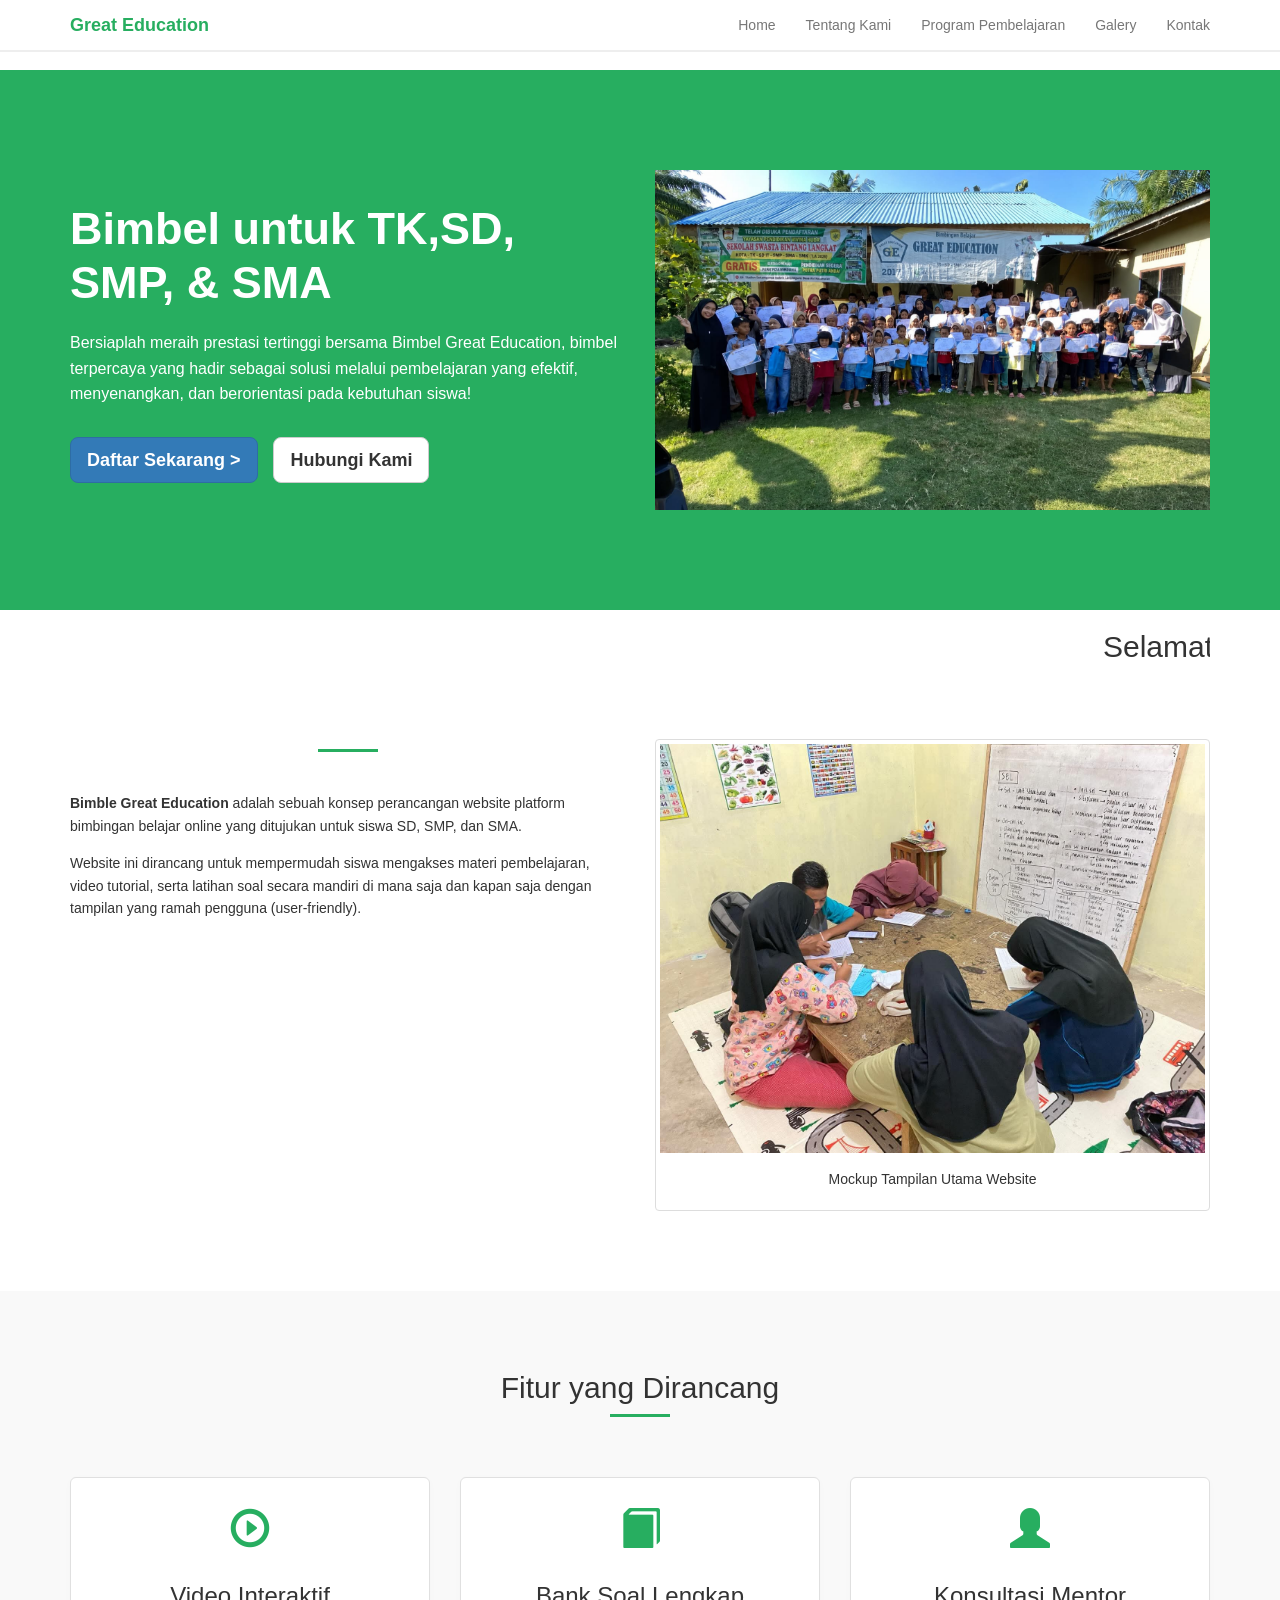
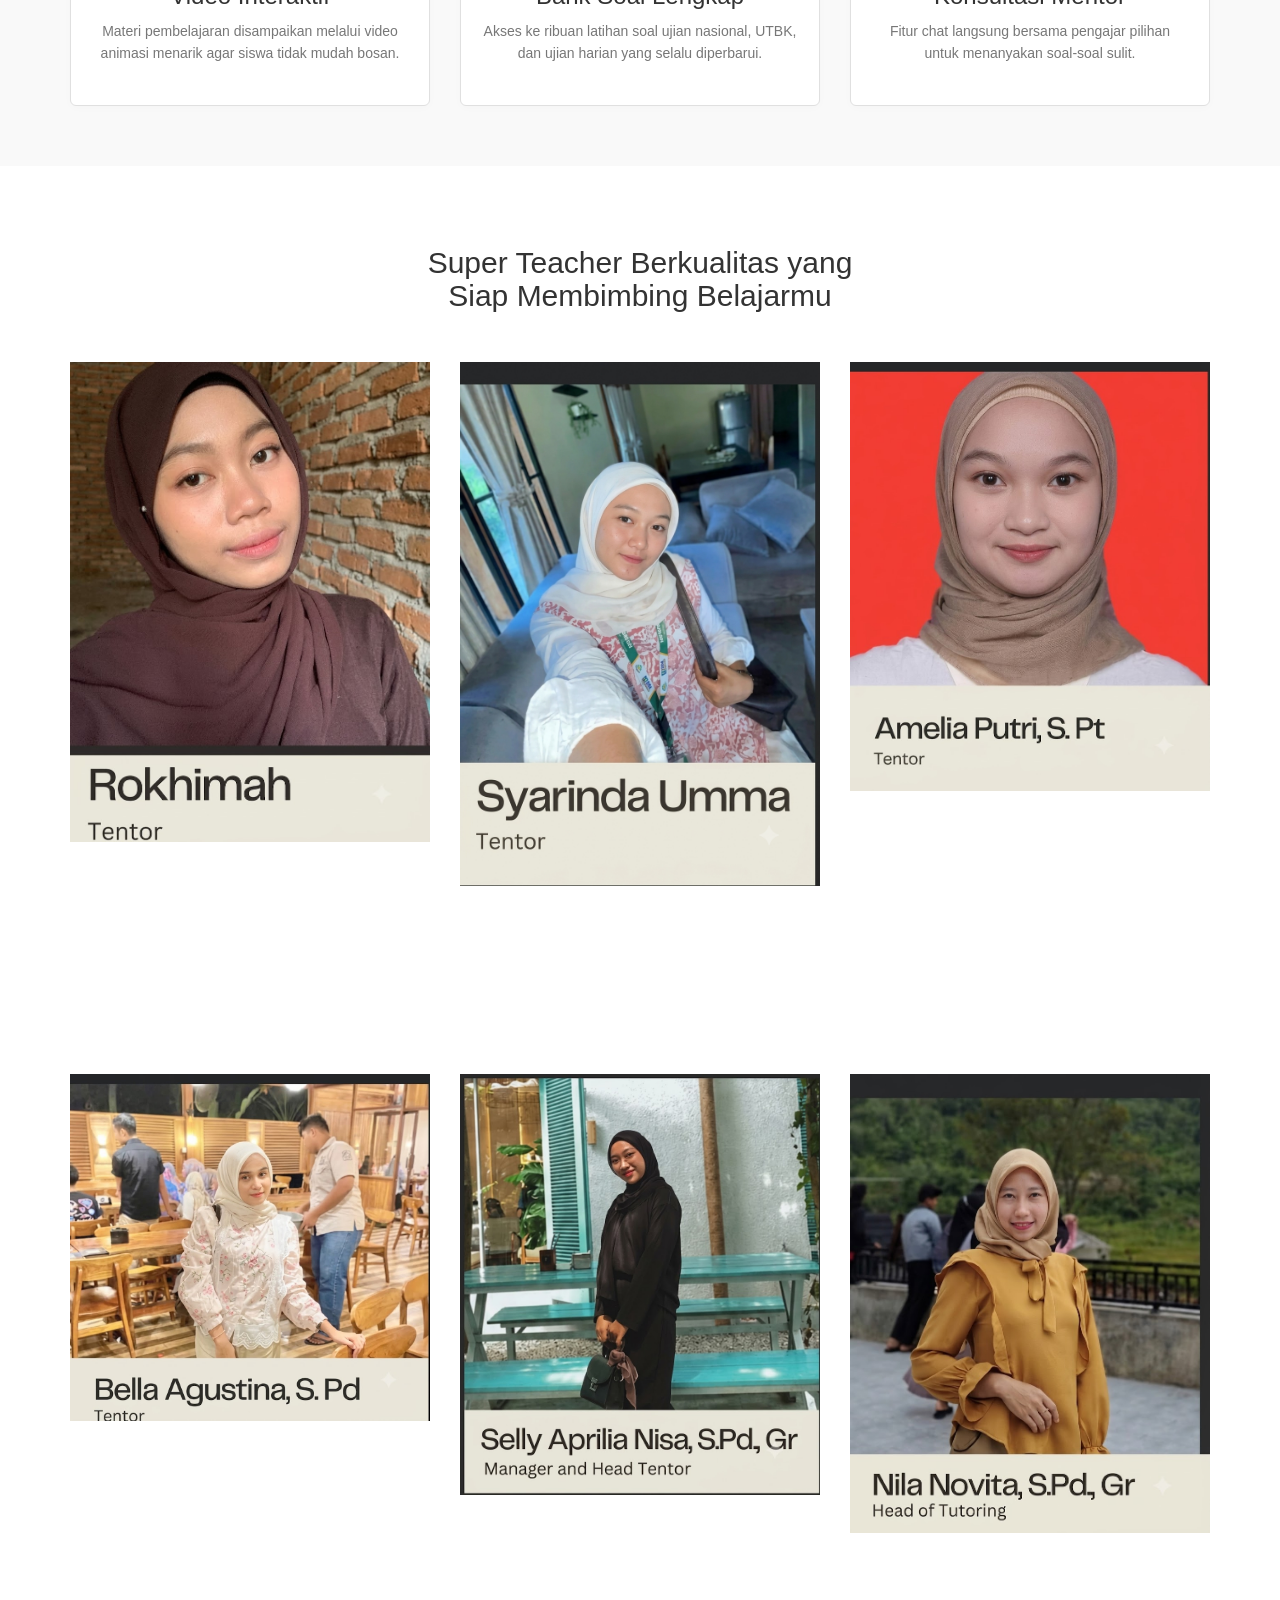
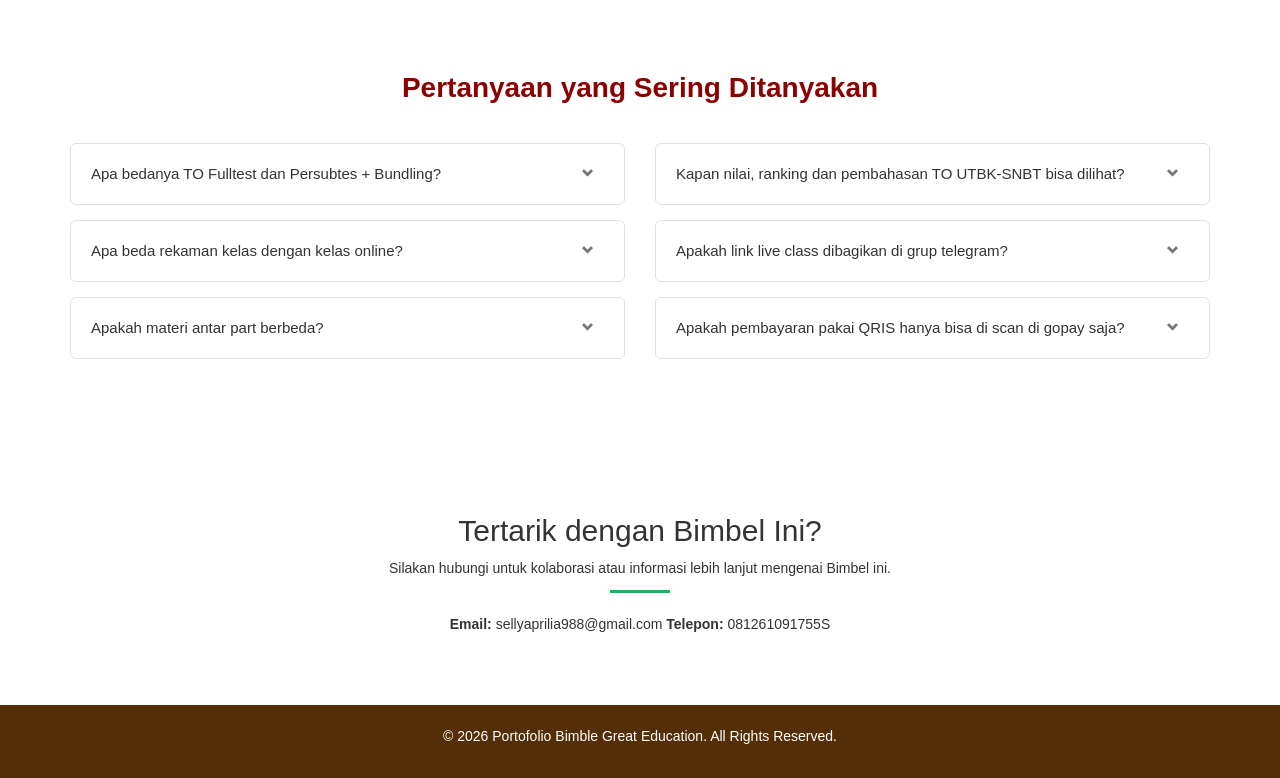
<file: index.html>
<!DOCTYPE html>
<html lang="id">
<head>
    <meta charset="utf-8">
    <meta http-equiv="X-UA-Compatible" content="IE=edge">
    <meta name="viewport" content="width=device-width, initial-scale=1">
    <title>Portofolio Bimble Great Education</title>

    <link rel="stylesheet" href="https://maxcdn.bootstrapcdn.com/bootstrap/3.3.7/css/bootstrap.min.css">
    <link rel="stylesheet" href="css/style.css">
</head>
<body>

    <nav class="navbar navbar-default navbar-fixed-top">
        <div class="container">
            <div class="navbar-header">
                <button type="button" class="navbar-toggle collapsed" data-toggle="collapse" data-target="#menu-navigasi">
                    <span class="icon-bar"></span>
                    <span class="icon-bar"></span>
                    <span class="icon-bar"></span>
                </button>
                <a class="navbar-brand" href="#">Great Education</a>
            </div>

            <div class="collapse navbar-collapse" id="menu-navigasi">
                <ul class="nav navbar-nav navbar-right">
                    <li><a href="index.html">Home</a></li>
                    <li><a href="tentang kami.html">Tentang Kami</a></li>
                    <li><a href="program pembelajaran.html">Program Pembelajaran</a></li>
                    <li><a href="galeri.html">Galery</a></li>
                    <li><a href="kontak.html">Kontak</a></li>
                </ul>
            </div>
        </div>
    </nav>

   <div id="home" class="jumbotron">
        <div class="container">
            <div class="row" style="display: flex; align-items: center; flex-wrap: wrap;">
                
                <div class="col-md-6">
                    <h1 style="font-size: 45px; font-weight: bold; line-height: 1.2; margin-bottom: 20px;">
                        Bimbel untuk TK,SD, SMP, & SMA
                    </h1>
                    <p style="font-size: 16px; line-height: 1.6; margin-bottom: 30px;">
                        Bersiaplah meraih prestasi tertinggi bersama Bimbel Great Education, bimbel terpercaya yang hadir sebagai solusi melalui pembelajaran yang efektif, menyenangkan, dan berorientasi pada kebutuhan siswa!
                    </p>
                    
                    <p>
                        <a class="btn btn-primary btn-lg" href="pendaftaran.html" role="button" style="margin-right: 10px; border-radius: 8px; font-weight: bold;">Daftar Sekarang &gt;</a>
                        <a class="btn btn-default btn-lg" href="kontak.html" role="button" style="border-radius: 8px; font-weight: bold; background: #ffffff; color: #333333;">Hubungi Kami</a>
                    </p>
                </div>

                <div class="col-md-6 text-center">
                    <img src="gambar/halaman depan.jpg" class="img-responsive" alt="Model Siswa Great Education" style="margin: 0 auto;">
                </div>

            </div>
        </div>
    </div>

    <div class="hero-galeri">
    <div class="overlay">
        <div class="container text-center">

           <marquee><h2>Selamat Datang Di Website Bimbel Great Education</h2></marquee> 
</div>
</div>
</div>

    <div id="tentang" class="section-padding">
        <div class="container">
            <div class="row">
                <div class="col-md-6">
                    
                    <hr class="garis-pembatas">
                    <p><strong>Bimble Great Education</strong> adalah sebuah konsep perancangan website platform bimbingan belajar online yang ditujukan untuk siswa SD, SMP, dan SMA.</p>
                    <p>Website ini dirancang untuk mempermudah siswa mengakses materi pembelajaran, video tutorial, serta latihan soal secara mandiri di mana saja dan kapan saja dengan tampilan yang ramah pengguna (user-friendly).</p>
                </div>
                <div class="col-md-6">
                    <div class="thumbnail">
                        <img src="gambar/gambar belajar1.jpg" alt="Mockup Website" class="img-responsive">
                        <div class="caption text-center">
                            <h5>Mockup Tampilan Utama Website</h5>

                            
                        </div>
                    </div>
                </div>
            </div>
        </div>
    </div>

    <div id="fitur-utama" class="section-padding" style="background-color: #f9f9f9;">
    <div class="container">
        <div class="text-center" style="margin-bottom: 40px;">
            <h2>Fitur yang Dirancang</h2>
            <hr class="garis-pembatas" style="margin: 10px auto 0 auto; width: 60px; border-top: 3px solid #27ae60;">
        </div>

        <div class="row">
            <div class="col-md-4 text-center">
                <div class="fitur-box">
                    <span class="glyphicon glyphicon-play-circle" aria-hidden="true"></span>
                    <h3>Video Interaktif</h3>
                    <p class="text-muted">Materi pembelajaran disampaikan melalui video animasi menarik agar siswa tidak mudah bosan.</p>
                </div>
            </div>

            <div class="col-md-4 text-center">
                <div class="fitur-box">
                    <span class="glyphicon glyphicon-book" aria-hidden="true"></span>
                    <h3>Bank Soal Lengkap</h3>
                    <p class="text-muted">Akses ke ribuan latihan soal ujian nasional, UTBK, dan ujian harian yang selalu diperbarui.</p>
                </div>
            </div>

            <div class="col-md-4 text-center">
                <div class="fitur-box">
                    <span class="glyphicon glyphicon-user" aria-hidden="true"></span>
                    <h3>Konsultasi Mentor</h3>
                    <p class="text-muted">Fitur chat langsung bersama pengajar pilihan untuk menanyakan soal-soal sulit.</p>
                </div>
            </div>
        </div>
    </div>
</div>
    <!-- SECTION SUPER TEACHER -->
<div id="teachers" class="section-padding bg-white">
    <div class="container">
        <!-- Judul Utama (Warna Maroon Sesuai Gambar) -->
        <div class="text-center" style="margin-bottom: 50px;">
            <h2 class="judul-teacher">Super Teacher Berkualitas yang<br>Siap Membimbing Belajarmu</h2>
        </div>

        <div class="row">
            <!-- Guru 1 -->
            <div class="col-md-4 text-center col-sm-6">
                <div class="teacher-card">
                    <div class="avatar-bg bg-maroon">
                        <!-- Ganti dengan file foto guru asli Anda tanpa background (PNG) -->
                        <img src="gambar/gambar guru1.jpg" class="img-responsive image-guru" alt="Super Teacher 1">
                    </div>
                </div>
            </div>

            <!-- Guru 2 -->
            <div class="col-md-4 text-center col-sm-6">
                <div class="teacher-card">
                    <div class="avatar-bg bg-orange">
                        <img src="gambar/gambar guru2.png" class="img-responsive image-guru" alt="Super Teacher 2">
                    </div>
                     
                </div>
            </div>

            <!-- Guru 3 -->
            <div class="col-md-4 text-center col-sm-12">
                <div class="teacher-card">
                    <div class="avatar-bg bg-maroon">
                        <img src="gambar/gambar guru3.jpg" class="img-responsive image-guru" alt="Super Teacher 3">
                    </div>
                     
                </div>
            </div>
        </div>
    </div>
</div> <br><br><br>

<div id="teachers" class="section-padding bg-white">
    <div class="container">

        <div class="row">
            <!-- Guru 1 -->
            <div class="col-md-4 text-center col-sm-6">
                <div class="teacher-card">
                    <div class="avatar-bg bg-maroon">
                        <!-- Ganti dengan file foto guru asli Anda tanpa background (PNG) -->
                        <img src="gambar/gambar guru4.jpg" class="img-responsive image-guru" alt="Super Teacher 1">
                    </div>
                    
                </div>
            </div>

            <!-- Guru 2 -->
            <div class="col-md-4 text-center col-sm-6">
                <div class="teacher-card">
                    <div class="avatar-bg bg-orange">
                        <img src="gambar/gambar guru5.jpg" class="img-responsive image-guru" alt="Super Teacher 2">
                    </div>
                   
                </div>
            </div>

            <!-- Guru 3 -->
            <div class="col-md-4 text-center col-sm-12">
                <div class="teacher-card">
                    <div class="avatar-bg bg-maroon">
                        <img src="gambar/gambar guru6.jpg" class="img-responsive image-guru" alt="Super Teacher 3">
                    </div>
                     
                </div>
            </div>
        </div>
    </div>
</div>

<div id="faq-section" class="section-padding">
    <div class="container">
        
        <div class="text-center" style="margin-bottom: 40px;">
            <h2 class="faq-title"><b>Pertanyaan yang Sering Ditanyakan</b></h2>
        </div>

        <div class="row">
            <div class="col-md-6">
                
                <div class="faq-item">
                    <div class="faq-question" data-toggle="collapse" data-target="#faq1">
                        Apa bedanya TO Fulltest dan Persubtes + Bundling?
                        <span class="glyphicon glyphicon-chevron-down pull-right"></span>
                    </div>
                    <div id="faq1" class="collapse faq-answer">
                        <p>TO Fulltest mencakup seluruh materi ujian secara serentak, sedangkan Persubtes berfokus pada materi spesifik per bab ditambah materi bonus bundling.</p>
                    </div>
                </div>

                <div class="faq-item">
                    <div class="faq-question" data-toggle="collapse" data-target="#faq2">
                        Apa beda rekaman kelas dengan kelas online?
                        <span class="glyphicon glyphicon-chevron-down pull-right"></span>
                    </div>
                    <div id="faq2" class="collapse faq-answer">
                        <p>Kelas online dilakukan secara langsung (Live Zoom) dan interaktif, sedangkan rekaman kelas adalah dokumentasi video siaran ulang yang bisa ditonton kapan saja.</p>
                    </div>
                </div>

                <div class="faq-item">
                    <div class="faq-question" data-toggle="collapse" data-target="#faq3">
                        Apakah materi antar part berbeda?
                        <span class="glyphicon glyphicon-chevron-down pull-right"></span>
                    </div>
                    <div id="faq3" class="collapse faq-answer">
                        <p>Ya, setiap part atau bagian materi dirancang berjenjang agar siswa dapat memahami konsep dari tingkat dasar hingga tingkat mahir.</p>
                    </div>
                </div>

            </div>

            <div class="col-md-6">
                
                <div class="faq-item">
                    <div class="faq-question" data-toggle="collapse" data-target="#faq4">
                        Kapan nilai, ranking dan pembahasan TO UTBK-SNBT bisa dilihat?
                        <span class="glyphicon glyphicon-chevron-down pull-right"></span>
                    </div>
                    <div id="faq4" class="collapse faq-answer">
                        <p>Nilai dan ranking nasional akan keluar secara otomatis di dashboard siswa maksimal 1x24 jam setelah periode Try Out berakhir.</p>
                    </div>
                </div>

                <div class="faq-item">
                    <div class="faq-question" data-toggle="collapse" data-target="#faq5">
                        Apakah link live class dibagikan di grup telegram?
                        <span class="glyphicon glyphicon-chevron-down pull-right"></span>
                    </div>
                    <div id="faq5" class="collapse faq-answer">
                        <p>Benar, link akses Zoom dan pengingat kelas akan dikirimkan terjadwal melalui grup Telegram belajar resmi siswa.</p>
                    </div>
                </div>

                <div class="faq-item">
                    <div class="faq-question" data-toggle="collapse" data-target="#faq6">
                        Apakah pembayaran pakai QRIS hanya bisa di scan di gopay saja?
                        <span class="glyphicon glyphicon-chevron-down pull-right"></span>
                    </div>
                    <div id="faq6" class="collapse faq-answer">
                        <p>Tidak, QRIS kami bersifat universal. Anda bisa melakukan scan pembayaran menggunakan GoPay, OVO, Dana, LinkAja, maupun Mobile Banking seluruh bank.</p>
                    </div>
                </div>

            </div>
        </div>

    </div>
</div>
    <div id="kontak" class="section-padding">
        <div class="container text-center">
            <h2>Tertarik dengan Bimbel Ini?</h2>
            <p>Silakan hubungi untuk kolaborasi atau informasi lebih lanjut mengenai Bimbel ini.</p>
            <hr class="garis-pembatas" style="margin: 0 auto 20px auto;">
            <p><strong>Email:</strong> sellyaprilia988@gmail.com <strong>Telepon:</strong> 081261091755S</p>
        </div>
    </div>

    <footer class="text-center">
        <div class="container">
            <p>&copy; 2026 Portofolio Bimble Great Education. All Rights Reserved.</p>
        </div>
    </footer>

    <script src="https://ajax.googleapis.com/ajax/libs/jquery/1.12.4/jquery.min.js"></script>
    <script src="https://maxcdn.bootstrapcdn.com/bootstrap/3.3.7/js/bootstrap.min.js"></script>
</body>
</html>
</file>
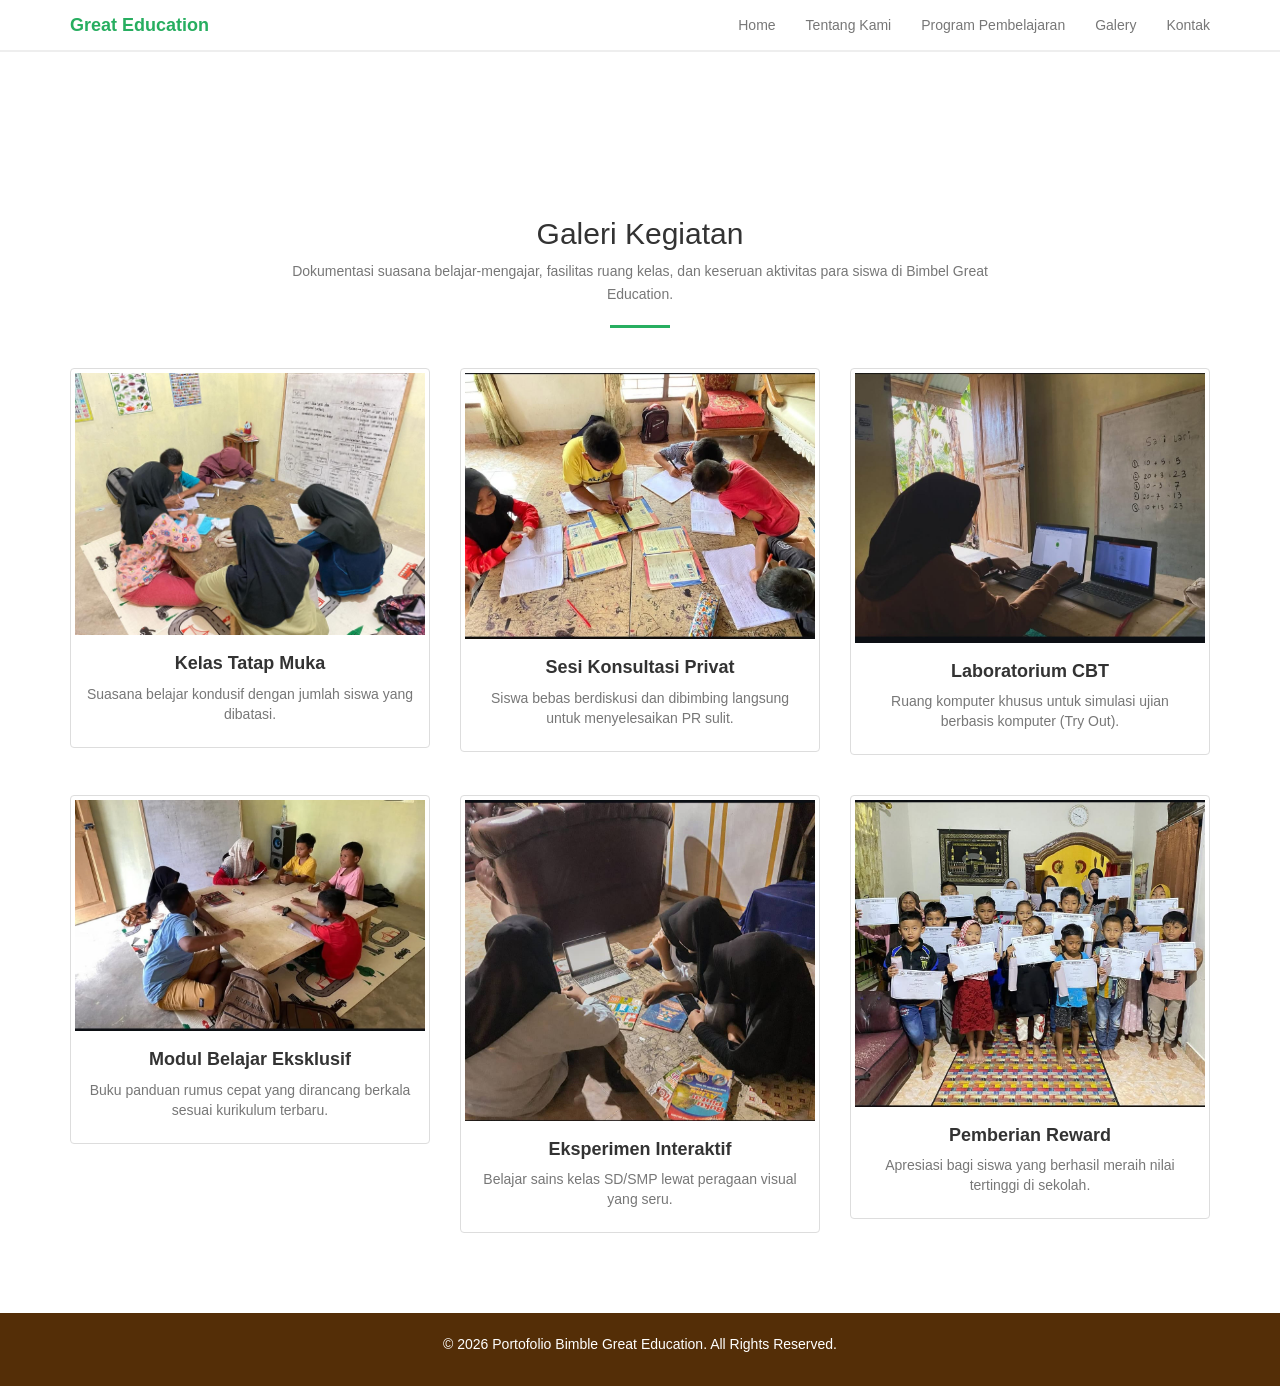
<file: galeri.html>
<!DOCTYPE html>
<html lang="id">
<head>
    <meta charset="utf-8">
    <meta http-equiv="X-UA-Compatible" content="IE=edge">
    <meta name="viewport" content="width=device-width, initial-scale=1">
    <title>Galeri Kegiatan - Great Education</title>

    <link rel="stylesheet" href="https://maxcdn.bootstrapcdn.com/bootstrap/3.3.7/css/bootstrap.min.css">
    <link rel="stylesheet" href="css/style.css">
</head>
<body>

      <nav class="navbar navbar-default navbar-fixed-top">
        <div class="container">
            <div class="navbar-header">
                <button type="button" class="navbar-toggle collapsed" data-toggle="collapse" data-target="#menu-navigasi">
                    <span class="icon-bar"></span>
                    <span class="icon-bar"></span>
                    <span class="icon-bar"></span>
                </button>
                <a class="navbar-brand" href="#">Great Education</a>
            </div>

            <div class="collapse navbar-collapse" id="menu-navigasi">
                <ul class="nav navbar-nav navbar-right">
                    <li><a href="index.html">Home</a></li>
                    <li><a href="tentang kami.html">Tentang Kami</a></li>
                    <li><a href="program pembelajaran.html">Program Pembelajaran</a></li>
                    <li><a href="galeri.html">Galery</a></li>
                    <li><a href="kontak.html">Kontak</a></li>
                </ul>
            </div>
        </div>
    </nav> <br><br><br>

    <div id="galery" class="section-padding">
        <div class="container">
            <h2 class="text-center">Galeri Kegiatan</h2>
            <p class="text-center text-muted" style="max-width: 700px; margin: 0 auto 20px auto;">
                Dokumentasi suasana belajar-mengajar, fasilitas ruang kelas, dan keseruan aktivitas para siswa di Bimbel Great Education.
            </p>
            <hr class="garis-pembatas" style="margin: 0 auto 40px auto;">
            
            <div class="row">
                <div class="col-md-4">
                    <div class="thumbnail">
                        <img src="gambar/gambar belajar1.jpg" class="img-responsive" alt="Suasana Kelas">
                        <div class="caption text-center">
                            <h4><b>Kelas Tatap Muka</b></h4>
                            <p class="text-muted">Suasana belajar kondusif dengan jumlah siswa yang dibatasi.</p>
                        </div>
                    </div>
                </div>

                <div class="col-md-4">
                    <div class="thumbnail">
                        <img src="gambar/belajar anak sd.jpg" class="img-responsive" alt="Konsultasi PR">
                        <div class="caption text-center">
                            <h4><b>Sesi Konsultasi Privat</b></h4>
                            <p class="text-muted">Siswa bebas berdiskusi dan dibimbing langsung untuk menyelesaikan PR sulit.</p>
                        </div>
                    </div>
                </div>

                <div class="col-md-4">
                    <div class="thumbnail">
                        <img src="gambar/ujian komputer.jpg" class="img-responsive" alt="Fasilitas Komputer">
                        <div class="caption text-center">
                            <h4><b>Laboratorium CBT</b></h4>
                            <p class="text-muted">Ruang komputer khusus untuk simulasi ujian berbasis komputer (Try Out).</p>
                        </div>
                    </div>
                </div>
            </div>

            <div class="row" style="margin-top: 20px;">
                <div class="col-md-4">
                    <div class="thumbnail">
                        <img src="gambar/belajar2.jpg"img-responsive" alt="Modul Belajar">
                        <div class="caption text-center">
                            <h4><b>Modul Belajar Eksklusif</b></h4>
                            <p class="text-muted">Buku panduan rumus cepat yang dirancang berkala sesuai kurikulum terbaru.</p>
                        </div>
                    </div>
                </div>

                <div class="col-md-4">
                    <div class="thumbnail">
                        <img src="gambar/belajar smp.jpg" class="img-responsive" alt="Eksperimen Sains">
                        <div class="caption text-center">
                            <h4><b>Eksperimen Interaktif</b></h4>
                            <p class="text-muted">Belajar sains kelas SD/SMP lewat peragaan visual yang seru.</p>
                        </div>
                    </div>
                </div>

                <div class="col-md-4">
                    <div class="thumbnail">
                        <img src="gambar/murid.jpg" class="img-responsive" alt="Apresiasi Siswa">
                        <div class="caption text-center">
                            <h4><b>Pemberian Reward</b></h4>
                            <p class="text-muted">Apresiasi bagi siswa yang berhasil meraih nilai tertinggi di sekolah.</p>
                        </div>
                    </div>
                </div>
            </div>

        </div>
    </div>
<footer class="text-center">
        <div class="container">
            <p>&copy; 2026 Portofolio Bimble Great Education. All Rights Reserved.</p>
        </div>
    </footer>

    <script src="https://ajax.googleapis.com/ajax/libs/jquery/1.12.4/jquery.min.js"></script>
    <script src="https://maxcdn.bootstrapcdn.com/bootstrap/3.3.7/js/bootstrap.min.js"></script>
</body>
</html>
</file>
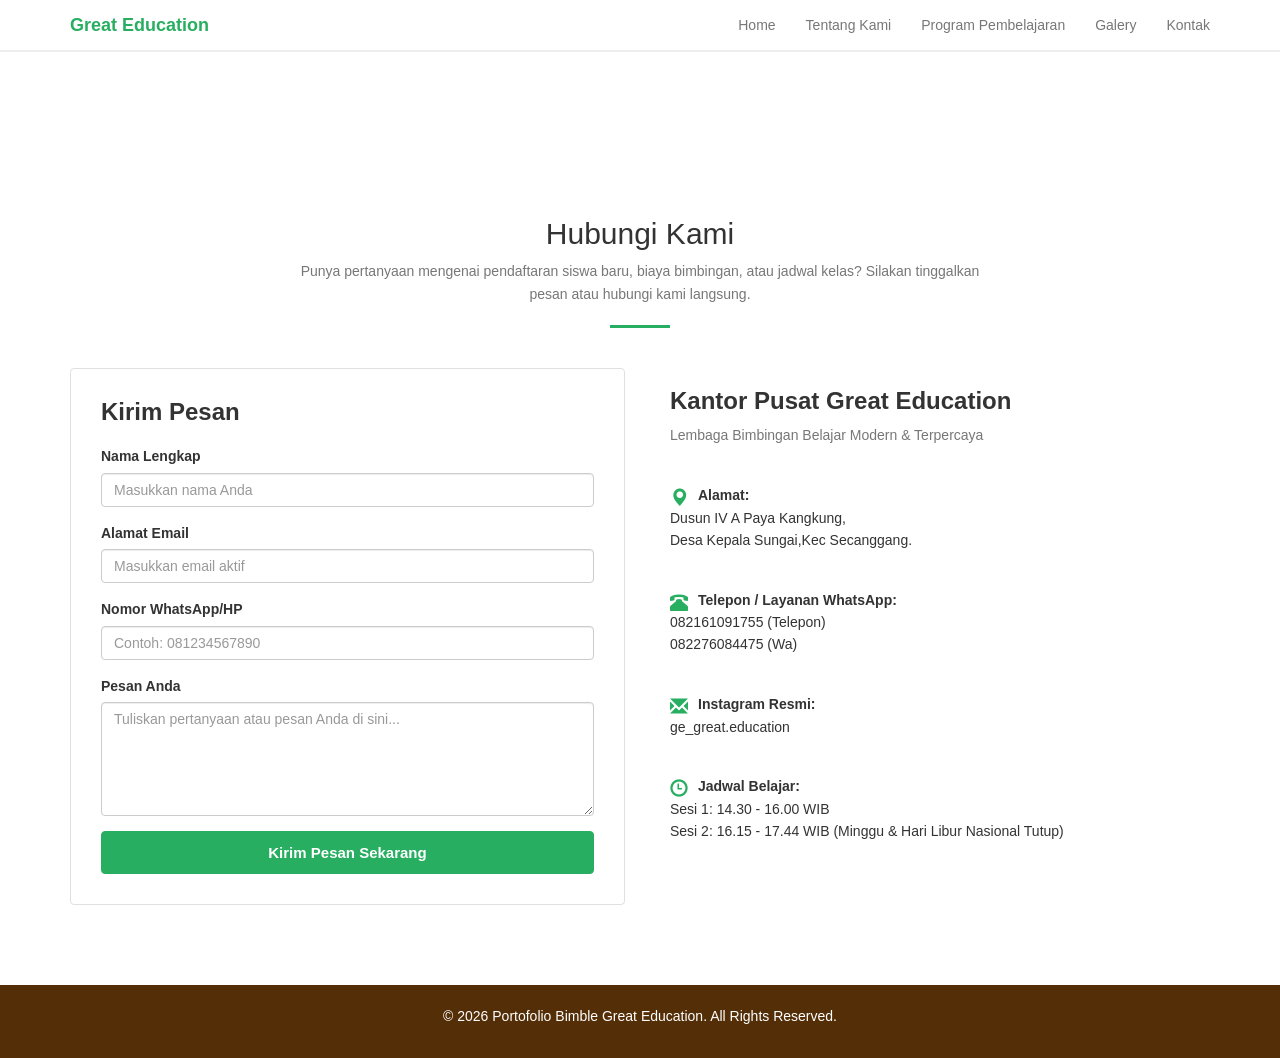
<file: kontak.html>
<!DOCTYPE html>
<html lang="id">
<head>
    <meta charset="utf-8">
    <meta http-equiv="X-UA-Compatible" content="IE=edge">
    <meta name="viewport" content="width=device-width, initial-scale=1">
    <title>Hubungi Kami - Great Education</title>

    <link rel="stylesheet" href="https://maxcdn.bootstrapcdn.com/bootstrap/3.3.7/css/bootstrap.min.css">
    <link rel="stylesheet" href="css/style.css">
</head>
<body>

     <nav class="navbar navbar-default navbar-fixed-top">
        <div class="container">
            <div class="navbar-header">
                <button type="button" class="navbar-toggle collapsed" data-toggle="collapse" data-target="#menu-navigasi">
                    <span class="icon-bar"></span>
                    <span class="icon-bar"></span>
                    <span class="icon-bar"></span>
                </button>
                <a class="navbar-brand" href="#">Great Education</a>
            </div>

            <div class="collapse navbar-collapse" id="menu-navigasi">
                <ul class="nav navbar-nav navbar-right">
                    <li><a href="index.html">Home</a></li>
                    <li><a href="tentang kami.html">Tentang Kami</a></li>
                    <li><a href="program pembelajaran.html">Program Pembelajaran</a></li>
                    <li><a href="galeri.html">Galery</a></li>
                    <li><a href="kontak.html">Kontak</a></li>
                </ul>
            </div>
        </div>
    </nav> <br><br><br>

    <div id="kontak" class="section-padding">
        <div class="container">
            <h2 class="text-center">Hubungi Kami</h2>
            <p class="text-center text-muted" style="max-width: 700px; margin: 0 auto 20px auto;">
                Punya pertanyaan mengenai pendaftaran siswa baru, biaya bimbingan, atau jadwal kelas? Silakan tinggalkan pesan atau hubungi kami langsung.
            </p>
            <hr class="garis-pembatas" style="margin: 0 auto 40px auto;">
            
            <div class="row">
                <div class="col-md-6">
                    <div class="well" style="background: #ffffff; border: 1px solid #e0e0e0; padding: 30px; border-radius: 4px;">
                        <h3 style="margin-top: 0; margin-bottom: 20px; font-weight: bold;">Kirim Pesan</h3>
                        <form action="#" method="post">
                            <div class="form-group">
                                <label for="nama">Nama Lengkap</label>
                                <input type="text" class="form-control" id="nama" placeholder="Masukkan nama Anda" required>
                            </div>
                            <div class="form-group">
                                <label for="email">Alamat Email</label>
                                <input type="email" class="form-control" id="email" placeholder="Masukkan email aktif" required>
                            </div>
                            <div class="form-group">
                                <label for="telepon">Nomor WhatsApp/HP</label>
                                <input type="tel" class="form-control" id="telepon" placeholder="Contoh: 081234567890" required>
                            </div>
                            <div class="form-group">
                                <label for="pesan">Pesan Anda</label>
                                <textarea class="form-control" id="pesan" rows="5" placeholder="Tuliskan pertanyaan atau pesan Anda di sini..." required></textarea>
                            </div>
                            <button type="submit" class="btn btn-success btn-block" style="font-weight: bold; padding: 10px;">Kirim Pesan Sekarang</button>
                        </form>
                    </div>
                </div>

                <div class="col-md-6" style="padding-left: 30px; margin-top: 20px;">
                    <h3 style="margin-top: 0; font-weight: bold;">Kantor Pusat Great Education</h3>
                    <p class="text-muted">Lembaga Bimbingan Belajar Modern & Terpercaya</p>
                    <br>
                    
                    <p>
                        <span class="glyphicon glyphicon-map-marker" style="color: #27ae60; font-size: 18px; margin-right: 10px;"></span>
                        <strong>Alamat:</strong><br>
                        Dusun IV A Paya Kangkung,<br>Desa Kepala Sungai,Kec Secanggang.
                    </p>
                    <br>

                    <p>
                        <span class="glyphicon glyphicon-phone-alt" style="color: #27ae60; font-size: 18px; margin-right: 10px;"></span>
                        <strong>Telepon / Layanan WhatsApp:</strong><br>
                        082161091755 (Telepon) <br> 082276084475 (Wa)
                    </p>
                    <br>

                    <p>
                        <span class="glyphicon glyphicon-envelope" style="color: #27ae60; font-size: 18px; margin-right: 10px;"></span>
                        <strong>Instagram Resmi:</strong><br>
                        ge_great.education
                    </p>
                    <br>

                    <p>
                        <span class="glyphicon glyphicon-time" style="color: #27ae60; font-size: 18px; margin-right: 10px;"></span>
                        <strong>Jadwal Belajar:</strong><br>
                        Sesi 1: 14.30 - 16.00 WIB<br>
                        Sesi 2: 16.15 - 17.44 WIB (Minggu & Hari Libur Nasional Tutup)
                    </p>
                </div>
            </div>
        </div>
    </div>
<footer class="text-center">
        <div class="container">
            <p>&copy; 2026 Portofolio Bimble Great Education. All Rights Reserved.</p>
        </div>
    </footer>

    <script src="https://ajax.googleapis.com/ajax/libs/jquery/1.12.4/jquery.min.js"></script>
    <script src="https://maxcdn.bootstrapcdn.com/bootstrap/3.3.7/js/bootstrap.min.js"></script>
</body>
</html>
</file>
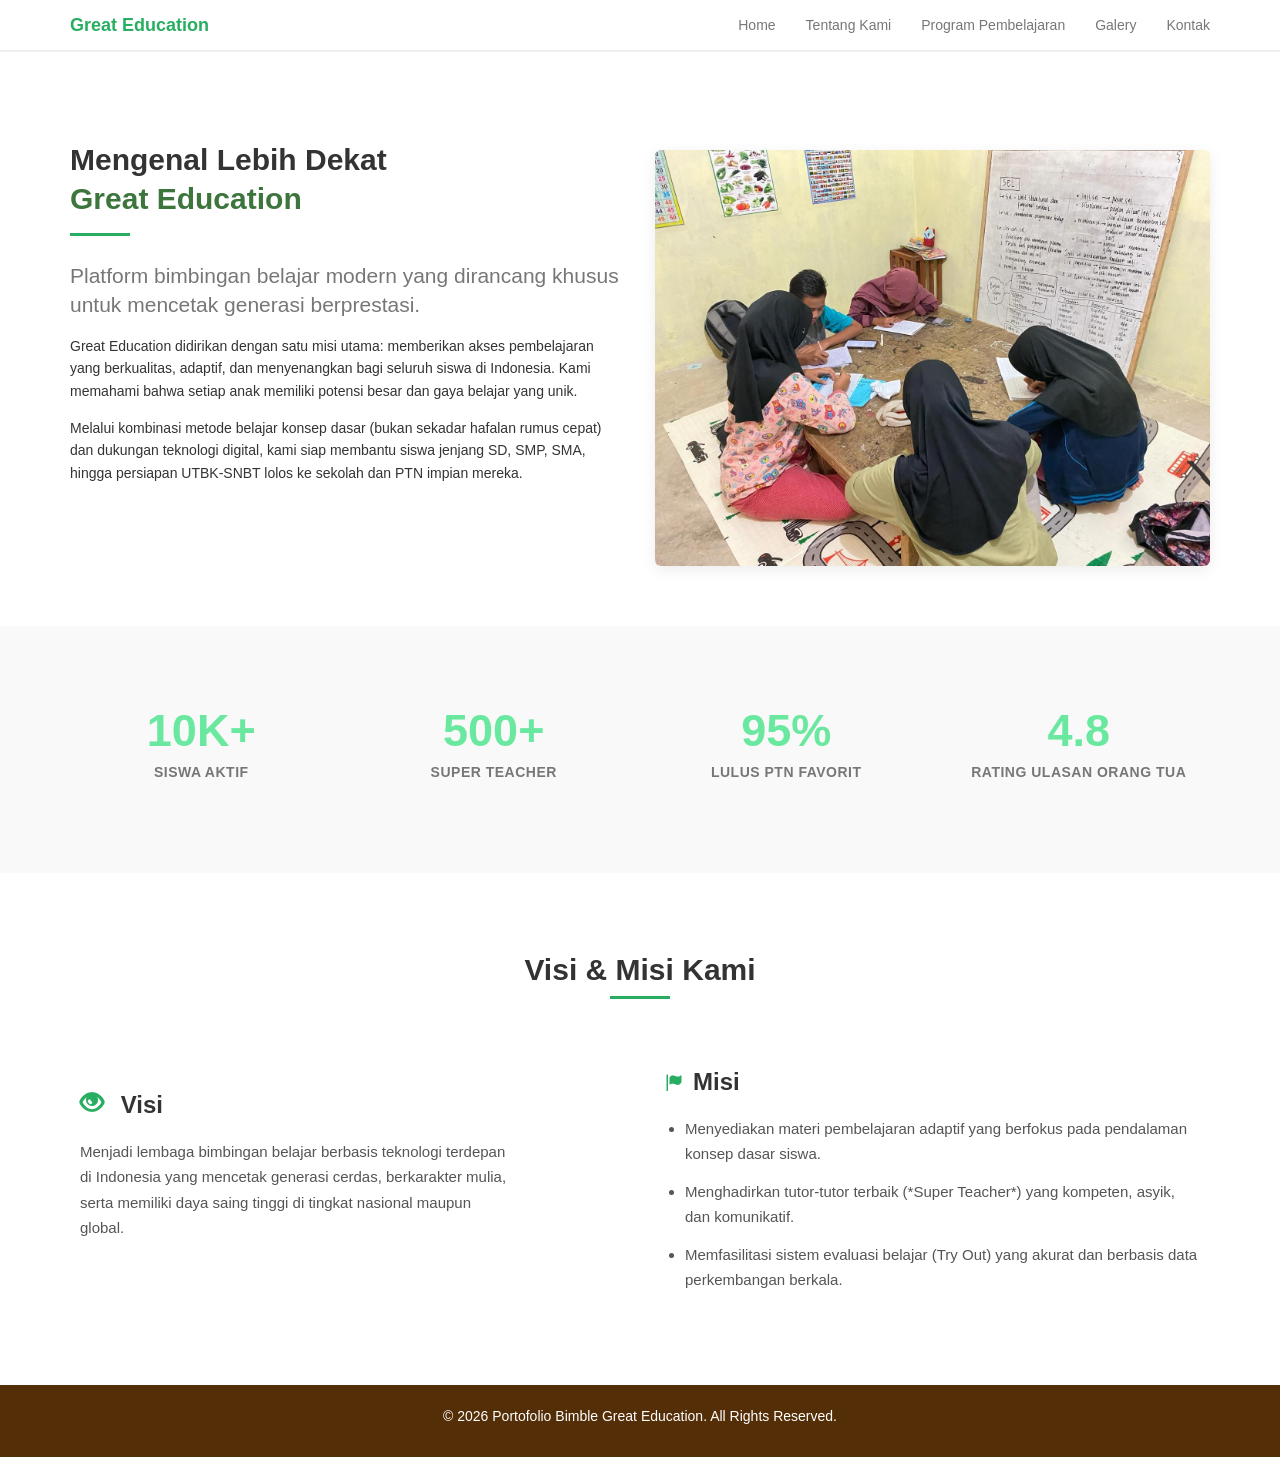
<file: pelajari selanjutnya.html>
<!DOCTYPE html>
<html lang="id">
<head>
    <meta charset="utf-8">
    <meta http-equiv="X-UA-Compatible" content="IE=edge">
    <meta name="viewport" content="width=device-width, initial-scale=1">
    <title>Portofolio Bimble Great Education</title>

    <link rel="stylesheet" href="https://maxcdn.bootstrapcdn.com/bootstrap/3.3.7/css/bootstrap.min.css">
    <link rel="stylesheet" href="css/style.css">
</head>
<body>

    <nav class="navbar navbar-default navbar-fixed-top">
        <div class="container">
            <div class="navbar-header">
                <button type="button" class="navbar-toggle collapsed" data-toggle="collapse" data-target="#menu-navigasi">
                    <span class="icon-bar"></span>
                    <span class="icon-bar"></span>
                    <span class="icon-bar"></span>
                </button>
                <a class="navbar-brand" href="#">Great Education</a>
            </div>

            <div class="collapse navbar-collapse" id="menu-navigasi">
                <ul class="nav navbar-nav navbar-right">
                    <li><a href="index.html">Home</a></li>
                    <li><a href="tentang kami.html">Tentang Kami</a></li>
                    <li><a href="program pembelajaran.html">Program Pembelajaran</a></li>
                    <li><a href="galeri.html">Galery</a></li>
                    <li><a href="kontak.html">Kontak</a></li>
                </ul>
            </div>
        </div>
    </nav>

<div id="profil-tentang" class="section-padding bg-white">
    <div class="container">
        <div class="row">
            <div class="col-md-6">
                <h2 class="judul-tentang">Mengenal Lebih Dekat <br><span class="text-success">Great Education</span></h2>
                <hr class="garis-hijau-kiri">
                <p class="lead text-muted">Platform bimbingan belajar modern yang dirancang khusus untuk mencetak generasi berprestasi.</p>
                <p>Great Education didirikan dengan satu misi utama: memberikan akses pembelajaran yang berkualitas, adaptif, dan menyenangkan bagi seluruh siswa di Indonesia. Kami memahami bahwa setiap anak memiliki potensi besar dan gaya belajar yang unik.</p>
                <p>Melalui kombinasi metode belajar konsep dasar (bukan sekadar hafalan rumus cepat) dan dukungan teknologi digital, kami siap membantu siswa jenjang SD, SMP, SMA, hingga persiapan UTBK-SNBT lolos ke sekolah dan PTN impian mereka.</p>
            </div>
            <div class="col-md-6 gambar-profil-box text-center">
    
                <img src="gambar/gambar belajar1.jpg" class="img-responsive img-rounded bayangan-halus" alt="Tentang Great Education">
            </div>
        </div>
    </div>
</div>

<div id="statistik-tentang" class="section-padding bg-light">
    <div class="container">
        <div class="row text-center">
            <div class="col-sm-3 col-xs-6">
                <div class="stat-item">
                    <h2 class="angka-stat">10K+</h2>
                    <p class="text-muted text-uppercase font-bold">Siswa Aktif</p>
                </div>
            </div>
            <div class="col-sm-3 col-xs-6">
                <div class="stat-item">
                    <h2 class="angka-stat">500+</h2>
                    <p class="text-muted text-uppercase font-bold">Super Teacher</p>
                </div>
            </div>
            <div class="col-sm-3 col-xs-6">
                <div class="stat-item">
                    <h2 class="angka-stat">95%</h2>
                    <p class="text-muted text-uppercase font-bold">Lulus PTN Favorit</p>
                </div>
            </div>
            <div class="col-sm-3 col-xs-6">
                <div class="stat-item">
                    <h2 class="angka-stat">4.8</h2>
                    <p class="text-muted text-uppercase font-bold">Rating Ulasan Orang Tua</p>
                </div>
            </div>
        </div>
    </div>
</div>

<div id="visi-misi-tentang" class="section-padding bg-white">
    <div class="container">
        <div class="text-center" style="margin-bottom: 50px;">
            <h2><b>Visi & Misi Kami</b></h2>
            <hr class="garis-hijau" style="margin: 10px auto 0 auto; width: 60px; border-top: 3px solid #27ae60;">
        </div>
        
        <div class="row">
    
            <div class="col-md-5">
                <div class="visi-box">
                    <h3><b><span class="glyphicon glyphicon-eye-open"></span> Visi</b></h3>
                    <p>Menjadi lembaga bimbingan belajar berbasis teknologi terdepan di Indonesia yang mencetak generasi cerdas, berkarakter mulia, serta memiliki daya saing tinggi di tingkat nasional maupun global.</p>
                </div>
            </div>
            
    
            <div class="col-md-1"></div>
            
    
            <div class="col-md-6">
                <div class="misi-box">
                    <h3><b><span class="glyphicon glyphicon-flag"></span> Misi</b></h3>
                    <ul class="list-misi">
                        <li> Menyediakan materi pembelajaran adaptif yang berfokus pada pendalaman konsep dasar siswa.</li>
                        <li> Menghadirkan tutor-tutor terbaik (*Super Teacher*) yang kompeten, asyik, dan komunikatif.</li>
                        <li> Memfasilitasi sistem evaluasi belajar (Try Out) yang akurat dan berbasis data perkembangan berkala.</li>
                    </ul>
                </div>
            </div>
        </div>
    </div>
</div>

  <footer class="text-center">
        <div class="container">
            <p>&copy; 2026 Portofolio Bimble Great Education. All Rights Reserved.</p>
        </div>
    </footer>

    <script src="https://ajax.googleapis.com/ajax/libs/jquery/1.12.4/jquery.min.js"></script>
    <script src="https://maxcdn.bootstrapcdn.com/bootstrap/3.3.7/js/bootstrap.min.js"></script>
</body>
</html>
</file>
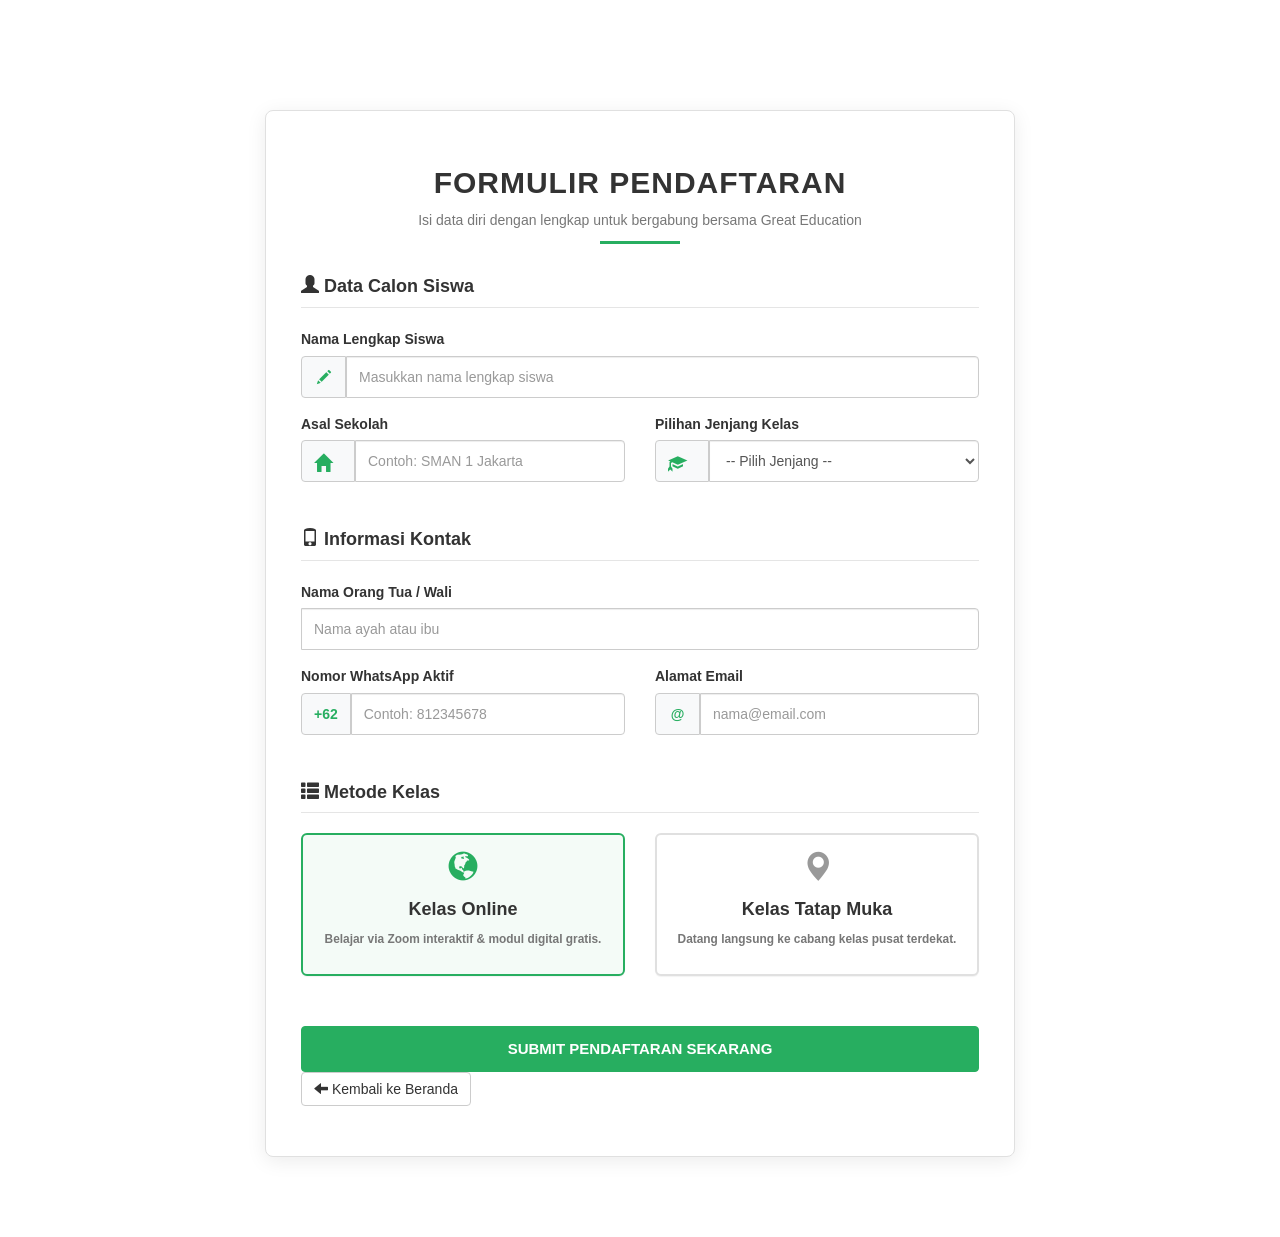
<file: pendaftaran.html>
<!DOCTYPE html>
<html lang="id">
<head>
    <meta charset="utf-8">
    <meta http-equiv="X-UA-Compatible" content="IE=edge">
    <meta name="viewport" content="width=device-width, initial-scale=1">
    <title>Pendaftaran Siswa Baru - Great Education</title>

    <link rel="stylesheet" href="https://maxcdn.bootstrapcdn.com/bootstrap/3.3.7/css/bootstrap.min.css">
    <link rel="stylesheet" href="css/style.css">
</head>
<body>

    <div class="container pendaftaran-container">
        <div class="row">
            <div class="col-md-8 col-md-offset-2">
                
                <div class="panel panel-default form-pendaftaran-box">
                    <div class="panel-body">
                        
                        <div class="text-center form-header">
                            <h2><b>FORMULIR PENDAFTARAN</b></h2>
                            <p class="text-muted">Isi data diri dengan lengkap untuk bergabung bersama Great Education</p>
                            <hr class="garis-hijau">
                        </div>

                        <form action="#" method="post">
                            
                            <legend><h4><b><span class="glyphicon glyphicon-user"></span> Data Calon Siswa</b></h4></legend>
                            
                            <div class="form-group">
                                <label for="nama">Nama Lengkap Siswa</label>
                                <div class="input-group">
                                    <span class="input-group-addon"><span class="glyphicon glyphicon-pencil"></span></span>
                                    <input type="text" class="form-control" id="nama" placeholder="Masukkan nama lengkap siswa" required>
                                </div>
                            </div>

                            <div class="row">
                                <div class="col-md-6">
                                    <div class="form-group">
                                        <label for="sekolah">Asal Sekolah</label>
                                        <div class="input-group">
                                            <span class="input-group-addon"><span class="glyphicon glyphicon-home"></span></span>
                                            <input type="text" class="form-control" id="sekolah" placeholder="Contoh: SMAN 1 Jakarta" required>
                                        </div>
                                    </div>
                                </div>
                                <div class="col-md-6">
                                    <div class="form-group">
                                        <label for="jenjang">Pilihan Jenjang Kelas</label>
                                        <div class="input-group">
                                            <span class="input-group-addon"><span class="glyphicon glyphicon-education"></span></span>
                                            <select class="form-control" id="jenjang" required>
                                                <option value="">-- Pilih Jenjang --</option>
                                                <option value="sd">SD (Kelas 1 - 6)</option>
                                                <option value="smp">SMP (Kelas 7 - 9)</option>
                                                <option value="sma">SMA (Kelas 10 - 12)</option>
                                                <option value="ptn">Persiapan PTN / Alumni</option>
                                            </select>
                                        </div>
                                    </div>
                                </div>
                            </div>

                            <legend style="margin-top: 30px;"><h4><b><span class="glyphicon glyphicon-phone"></span> Informasi Kontak</b></h4></legend>
                            
                            <div class="form-group">
                                <label for="ortu">Nama Orang Tua / Wali</label>
                                <input type="text" class="form-control" id="ortu" placeholder="Nama ayah atau ibu" required>
                            </div>

                            <div class="row">
                                <div class="col-md-6">
                                    <div class="form-group">
                                        <label for="whatsapp">Nomor WhatsApp Aktif</label>
                                        <div class="input-group">
                                            <span class="input-group-addon"><b>+62</b></span>
                                            <input type="tel" class="form-control" id="whatsapp" placeholder="Contoh: 812345678" required>
                                        </div>
                                    </div>
                                </div>
                                <div class="col-md-6">
                                    <div class="form-group">
                                        <label for="email">Alamat Email</label>
                                        <div class="input-group">
                                            <span class="input-group-addon"><b>@</b></span>
                                            <input type="email" class="form-control" id="email" placeholder="nama@email.com" required>
                                        </div>
                                    </div>
                                </div>
                            </div>

                            <legend style="margin-top: 30px;"><h4><b><span class="glyphicon glyphicon-th-list"></span> Metode Kelas</b></h4></legend>
                            
                            <div class="row">
                                <div class="col-sm-6">
                                    <label class="metode-panel-label">
                                        <input type="radio" name="metode" value="online" checked class="hidden-radio">
                                        <div class="panel panel-default metode-card text-center">
                                            <div class="panel-body">
                                                <span class="glyphicon glyphicon-globe icon-metode"></span>
                                                <h4><b>Kelas Online</b></h4>
                                                <p class="text-muted small">Belajar via Zoom interaktif & modul digital gratis.</p>
                                            </div>
                                        </div>
                                    </label>
                                </div>
                                <div class="col-sm-6">
                                    <label class="metode-panel-label">
                                        <input type="radio" name="metode" value="offline" class="hidden-radio">
                                        <div class="panel panel-default metode-card text-center">
                                            <div class="panel-body">
                                                <span class="glyphicon glyphicon-map-marker icon-metode"></span>
                                                <h4><b>Kelas Tatap Muka</b></h4>
                                                <p class="text-muted small">Datang langsung ke cabang kelas pusat terdekat.</p>
                                            </div>
                                        </div>
                                    </label>
                                </div>
                            </div>

                            <div style="margin-top: 30px;">
                                <button type="submit" class="btn btn-success btn-lg btn-block tombol-daftar">
                                    <b>SUBMIT PENDAFTARAN SEKARANG</b>
                                </button>
                            </div>

                            <div style="margin-bottom: 15px;">
                                <a href="index.html" class="btn btn-default btn-kembali">
                               <span class="glyphicon glyphicon-arrow-left"></span> Kembali ke Beranda
                              </a>
                            </div>

                        </form>

                    </div>
                </div>
                
            </div>
        </div>
    </div>

    <script src="https://ajax.googleapis.com/ajax/libs/jquery/1.12.4/jquery.min.js"></script>
    <script src="https://maxcdn.bootstrapcdn.com/bootstrap/3.3.7/js/bootstrap.min.js"></script>
</body>
</html>
</file>
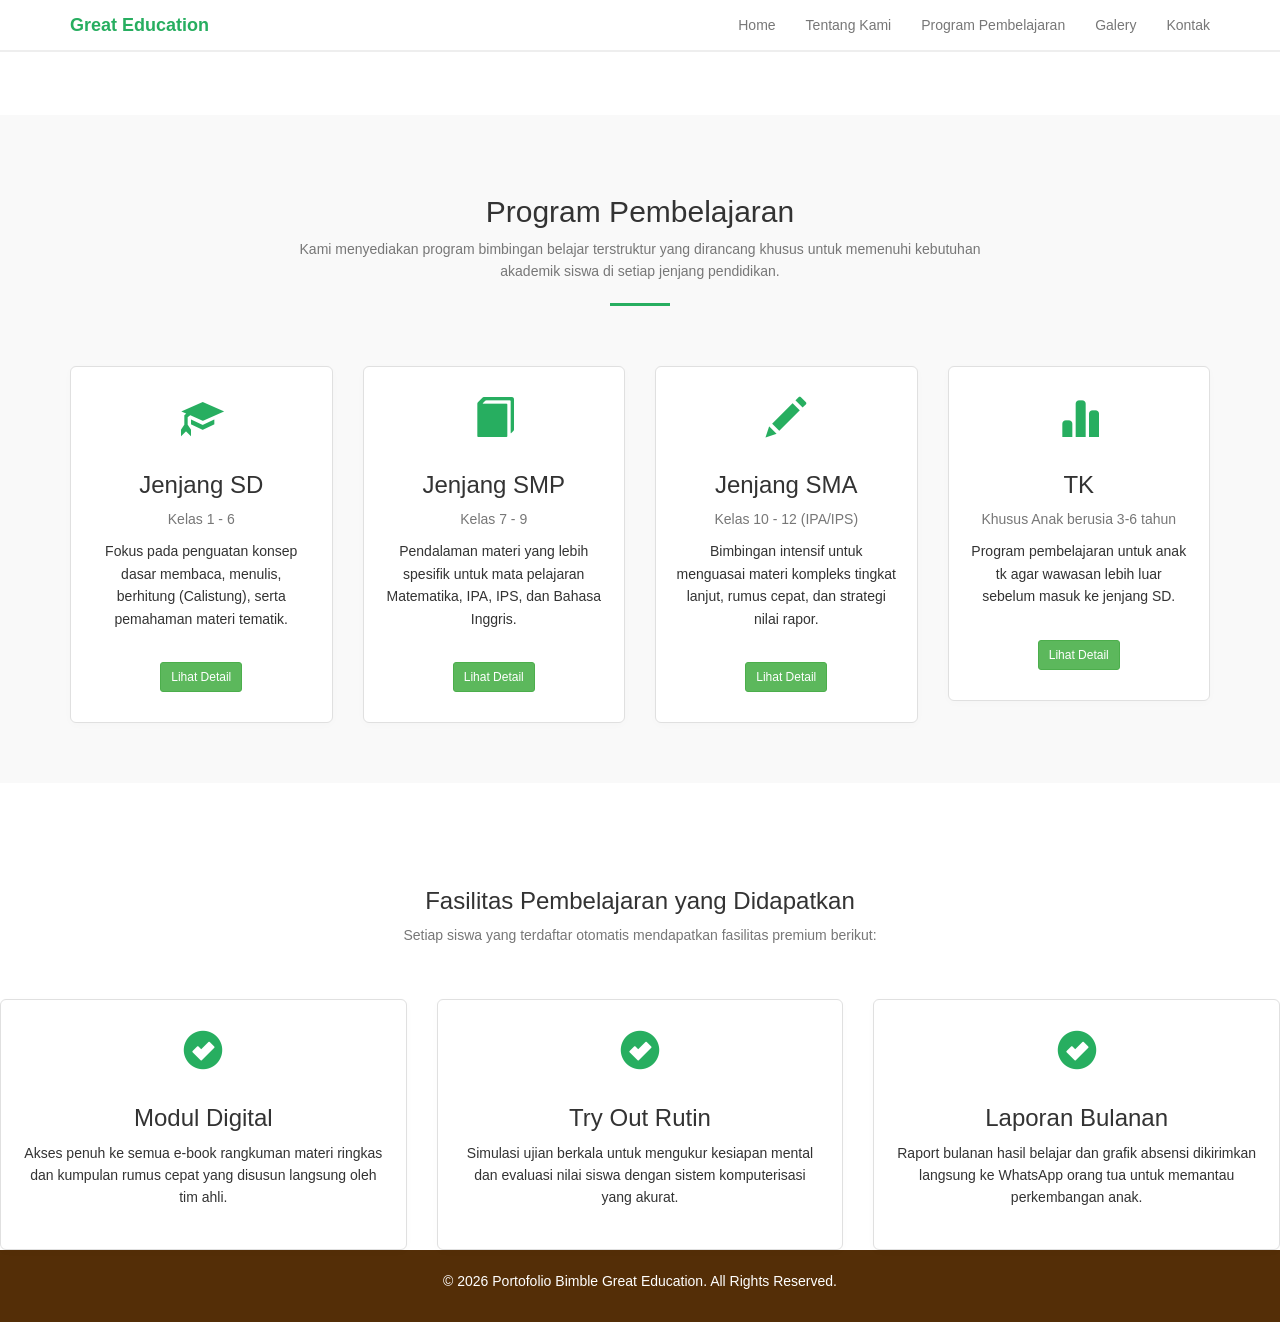
<file: program pembelajaran.html>
<!DOCTYPE html>
<html lang="id">
<head>
    <meta charset="utf-8">
    <meta http-equiv="X-UA-Compatible" content="IE=edge">
    <meta name="viewport" content="width=device-width, initial-scale=1">
    <title>Program Pembelajaran - Great Education</title>

    <link rel="stylesheet" href="https://maxcdn.bootstrapcdn.com/bootstrap/3.3.7/css/bootstrap.min.css">
    
    <link rel="stylesheet" href="css/style.css">
</head>
<body>
     <nav class="navbar navbar-default navbar-fixed-top">
        <div class="container">
            <div class="navbar-header">
                <button type="button" class="navbar-toggle collapsed" data-toggle="collapse" data-target="#menu-navigasi">
                    <span class="icon-bar"></span>
                    <span class="icon-bar"></span>
                    <span class="icon-bar"></span>
                </button>
                <a class="navbar-brand" href="#">Great Education</a>
            </div>

            <div class="collapse navbar-collapse" id="menu-navigasi">
                <ul class="nav navbar-nav navbar-right">
                    <li><a href="index.html">Home</a></li>
                    <li><a href="tentang kami.html">Tentang Kami</a></li>
                    <li><a href="program pembelajaran.html">Program Pembelajaran</a></li>
                    <li><a href="galeri.html">Galery</a></li>
                    <li><a href="kontak.html">Kontak</a></li>
                </ul>
            </div>
        </div>
    </nav>
<br><br>

    <div id="program" class="section-padding bg-light">
        <div class="container">
            <h2 class="text-center">Program Pembelajaran</h2>
            <p class="text-center text-muted" style="max-width: 700px; margin: 0 auto 20px auto;">
                Kami menyediakan program bimbingan belajar terstruktur yang dirancang khusus untuk memenuhi kebutuhan akademik siswa di setiap jenjang pendidikan.
            </p>
            <hr class="garis-pembatas" style="margin: 0 auto 40px auto;">
            
            <div class="row">
                <div class="col-md-3 text-center">
                    <div class="fitur-box">
                        <span class="glyphicon glyphicon-education" aria-hidden="true"></span>
                        <h3>Jenjang SD</h3>
                        <p class="text-muted">Kelas 1 - 6</p>
                        <p>Fokus pada penguatan konsep dasar membaca, menulis, berhitung (Calistung), serta pemahaman materi tematik.</p>
                        <br>
                        <button type="button" class="btn btn-success btn-sm" data-toggle="modal" data-target="#modalSD">Lihat Detail</button>
                    </div>
                </div>

                <div class="col-md-3 text-center">
                    <div class="fitur-box">
                        <span class="glyphicon glyphicon-book" aria-hidden="true"></span>
                        <h3>Jenjang SMP</h3>
                        <p class="text-muted">Kelas 7 - 9</p>
                        <p>Pendalaman materi yang lebih spesifik untuk mata pelajaran Matematika, IPA, IPS, dan Bahasa Inggris.</p>
                        <br>
                        <button type="button" class="btn btn-success btn-sm" data-toggle="modal" data-target="#modalSMP">Lihat Detail</button>
                    </div>
                </div>

                <div class="col-md-3 text-center">
                    <div class="fitur-box">
                        <span class="glyphicon glyphicon-pencil" aria-hidden="true"></span>
                        <h3>Jenjang SMA</h3>
                        <p class="text-muted">Kelas 10 - 12 (IPA/IPS)</p>
                        <p>Bimbingan intensif untuk menguasai materi kompleks tingkat lanjut, rumus cepat, dan strategi nilai rapor.</p>
                        <br>
                        <button type="button" class="btn btn-success btn-sm" data-toggle="modal" data-target="#modalSMA">Lihat Detail</button>
                    </div>
                </div>

                <div class="col-md-3 text-center">
                    <div class="fitur-box">
                        <span class="glyphicon glyphicon-stats" aria-hidden="true"></span>
                        <h3>TK</h3>
                        <p class="text-muted">Khusus Anak berusia 3-6 tahun</p>
                        <p>Program pembelajaran untuk anak tk agar wawasan lebih luar sebelum masuk ke jenjang SD.</p>
                        <br>
                        <button type="button" class="btn btn-success btn-sm" data-toggle="modal" data-target="#modalPTN">Lihat Detail</button>
                    </div>
                </div>
            </div>
        </div>
    </div>


    <div class="modal fade" id="modalSD" tabindex="-1" role="dialog">
        <div class="modal-dialog" role="document">
            <div class="modal-content">
                <div class="modal-header">
                    <button type="button" class="close" data-dismiss="modal"><span>&times;</span></button>
                    <h4 class="modal-title"><b>Detail Program Jenjang SD (Kelas 1 - 6)</b></h4>
                </div>
                <div class="modal-body">
                    <h4><b>Metode Belajar:</b></h4>
                    <p>Menggunakan metode semi-privat yang interaktif dengan pendekatan visual. Belajar calistung dikemas lewat mini-games edukatif agar anak tidak stres.</p>
                    <hr>
                    <h4><b>Fasilitas Khusus:</b></h4>
                    <ul>
                        <li>Maksimal 5 siswa per kelas (tatap muka/online).</li>
                        <li>Pendampingan pekerjaan rumah (PR) harian dari sekolah.</li>
                        <li>Grup diskusi santai bersama mentor ramah anak.</li>
                    </ul>
                </div>
                <div class="modal-footer">
                    <button type="button" class="btn btn-default" data-dismiss="modal">Tutup</button>
                </div>
            </div>
        </div>
    </div>

    <div class="modal fade" id="modalSMP" tabindex="-1" role="dialog">
        <div class="modal-dialog" role="document">
            <div class="modal-content">
                <div class="modal-header">
                    <button type="button" class="close" data-dismiss="modal"><span>&times;</span></button>
                    <h4 class="modal-title"><b>Detail Program Jenjang SMP (Kelas 7 - 9)</b></h4>
                </div>
                <div class="modal-body">
                    <h4><b>Fokus Pembelajaran:</b></h4>
                    <p>Penguatan logika dasar saintek dan pemahaman bacaan teks panjang. Membantu transisi siswa dari materi dasar SD menuju tingkat menengah yang lebih analitis.</p>
                    <hr>
                    <h4><b>Mata Pelajaran Utama:</b></h4>
                    <ul>
                        <li>Matematika & Bahasa Inggris</li>
                        <li>IPA Terpadu (Fisika, Biologi, Kimia Dasar)</li>
                        <li>IPS Terpadu & Pembahasan Ujian Sekolah</li>
                    </ul>
                </div>
                <div class="modal-footer">
                    <button type="button" class="btn btn-default" data-dismiss="modal">Tutup</button>
                </div>
            </div>
        </div>
    </div>

    <div class="modal fade" id="modalSMA" tabindex="-1" role="dialog">
        <div class="modal-dialog" role="document">
            <div class="modal-content">
                <div class="modal-header">
                    <button type="button" class="close" data-dismiss="modal"><span>&times;</span></button>
                    <h4 class="modal-title"><b>Detail Program Jenjang SMA (Kelas 10 - 12)</b></h4>
                </div>
                <div class="modal-body">
                    <h4><b>Strategi Pembelajaran:</b></h4>
                    <p>Fokus mengejar ketertinggalan materi sekolah dan menstabilkan nilai rapor grafik naik untuk persiapan jalur undangan (SNBP).</p>
                    <hr>
                    <h4><b>Fitur Tambahan:</b></h4>
                    <ul>
                        <li>Bebas pilih penjurusan: Kurikulum Merdeka / IPA / IPS.</li>
                        <li>Trik rumus cepat (The Great Solution) untuk matematika tingkat lanjut.</li>
                        <li>Sesi konsultasi jurusan kuliah sejak dini gratis.</li>
                    </ul>
                </div>
                <div class="modal-footer">
                    <button type="button" class="btn btn-default" data-dismiss="modal">Tutup</button>
                </div>
            </div>
        </div>
    </div>

    <div class="modal fade" id="modalPTN" tabindex="-1" role="dialog">
        <div class="modal-dialog" role="document">
            <div class="modal-content">
                <div class="modal-header">
                    <button type="button" class="close" data-dismiss="modal"><span>&times;</span></button>
                    <h4 class="modal-title"><b>Detail pembelajaran anak TK</b></h4>
                </div>
                <div class="modal-body">
                    <h4><b>Materi Belajar Interaktif (Calistung & Motorik):</b></h4>
                    <p>Pendampingan belajar membaca, menulis, dan berhitung (Calistung) dasar yang dikemas lewat permainan edukatif, pengenalan huruf/angka ceria, serta stimulasi motorik halus anak tanpa membuat si kecil merasa tertekan.</p>
                    <hr>
                    <h4><b>Keunggulan Program:</b></h4>
                    <ul>
                        <li>Metode belajar <i>Learning by Playing</i> (Bermain sambil belajar lewat media visual menarik).</li>
                         <li>Evaluasi berkala laporan tumbuh kembang kesiapan masuk Sekolah Dasar (SD).</li>
                         <li>Kelas mini dengan suasana yang menyenangkan bersama guru/tutor yang sabar, ramah, dan penyayang anak.</li>
                    </ul>
                </div>
                <div class="modal-footer">
                    <button type="button" class="btn btn-default" data-dismiss="modal">Tutup</button>
                </div>
            </div>
        </div>
    </div>


            <br><br>

            <div class="row" style="margin-top: 40px;">
                <div class="col-md-12 text-center">
                    <h3>Fasilitas Pembelajaran yang Didapatkan</h3>
                    <p class="text-muted">Setiap siswa yang terdaftar otomatis mendapatkan fasilitas premium berikut:</p>
                    <br>
                </div>
            </div>

            <div class="row">
                <div class="col-md-4 text-center">
                    <div class="fitur-box">
                        <span class="glyphicon glyphicon-ok-sign"></span>
                        <h3>Modul Digital</h3>
                        <p>Akses penuh ke semua e-book rangkuman materi ringkas dan kumpulan rumus cepat yang disusun langsung oleh tim ahli.</p>
                    </div>
                </div>
                <div class="col-md-4 text-center">
                    <div class="fitur-box">
                        <span class="glyphicon glyphicon-ok-sign"></span>
                        <h3>Try Out Rutin</h3>
                        <p>Simulasi ujian berkala untuk mengukur kesiapan mental dan evaluasi nilai siswa dengan sistem komputerisasi yang akurat.</p>
                    </div>
                </div>
                <div class="col-md-4 text-center">
                    <div class="fitur-box">
                        <span class="glyphicon glyphicon-ok-sign"></span>
                        <h3>Laporan Bulanan</h3>
                        <p>Raport bulanan hasil belajar dan grafik absensi dikirimkan langsung ke WhatsApp orang tua untuk memantau perkembangan anak.</p>
                    </div>
                </div>
            </div>

        </div>
    </div>

    <footer class="text-center">
        <div class="container">
            <p>&copy; 2026 Portofolio Bimble Great Education. All Rights Reserved.</p>
        </div>
    </footer>

    <script src="https://ajax.googleapis.com/ajax/libs/jquery/1.12.4/jquery.min.js"></script>
    <script src="https://maxcdn.bootstrapcdn.com/bootstrap/3.3.7/js/bootstrap.min.js"></script>
</body>
</html>
</file>
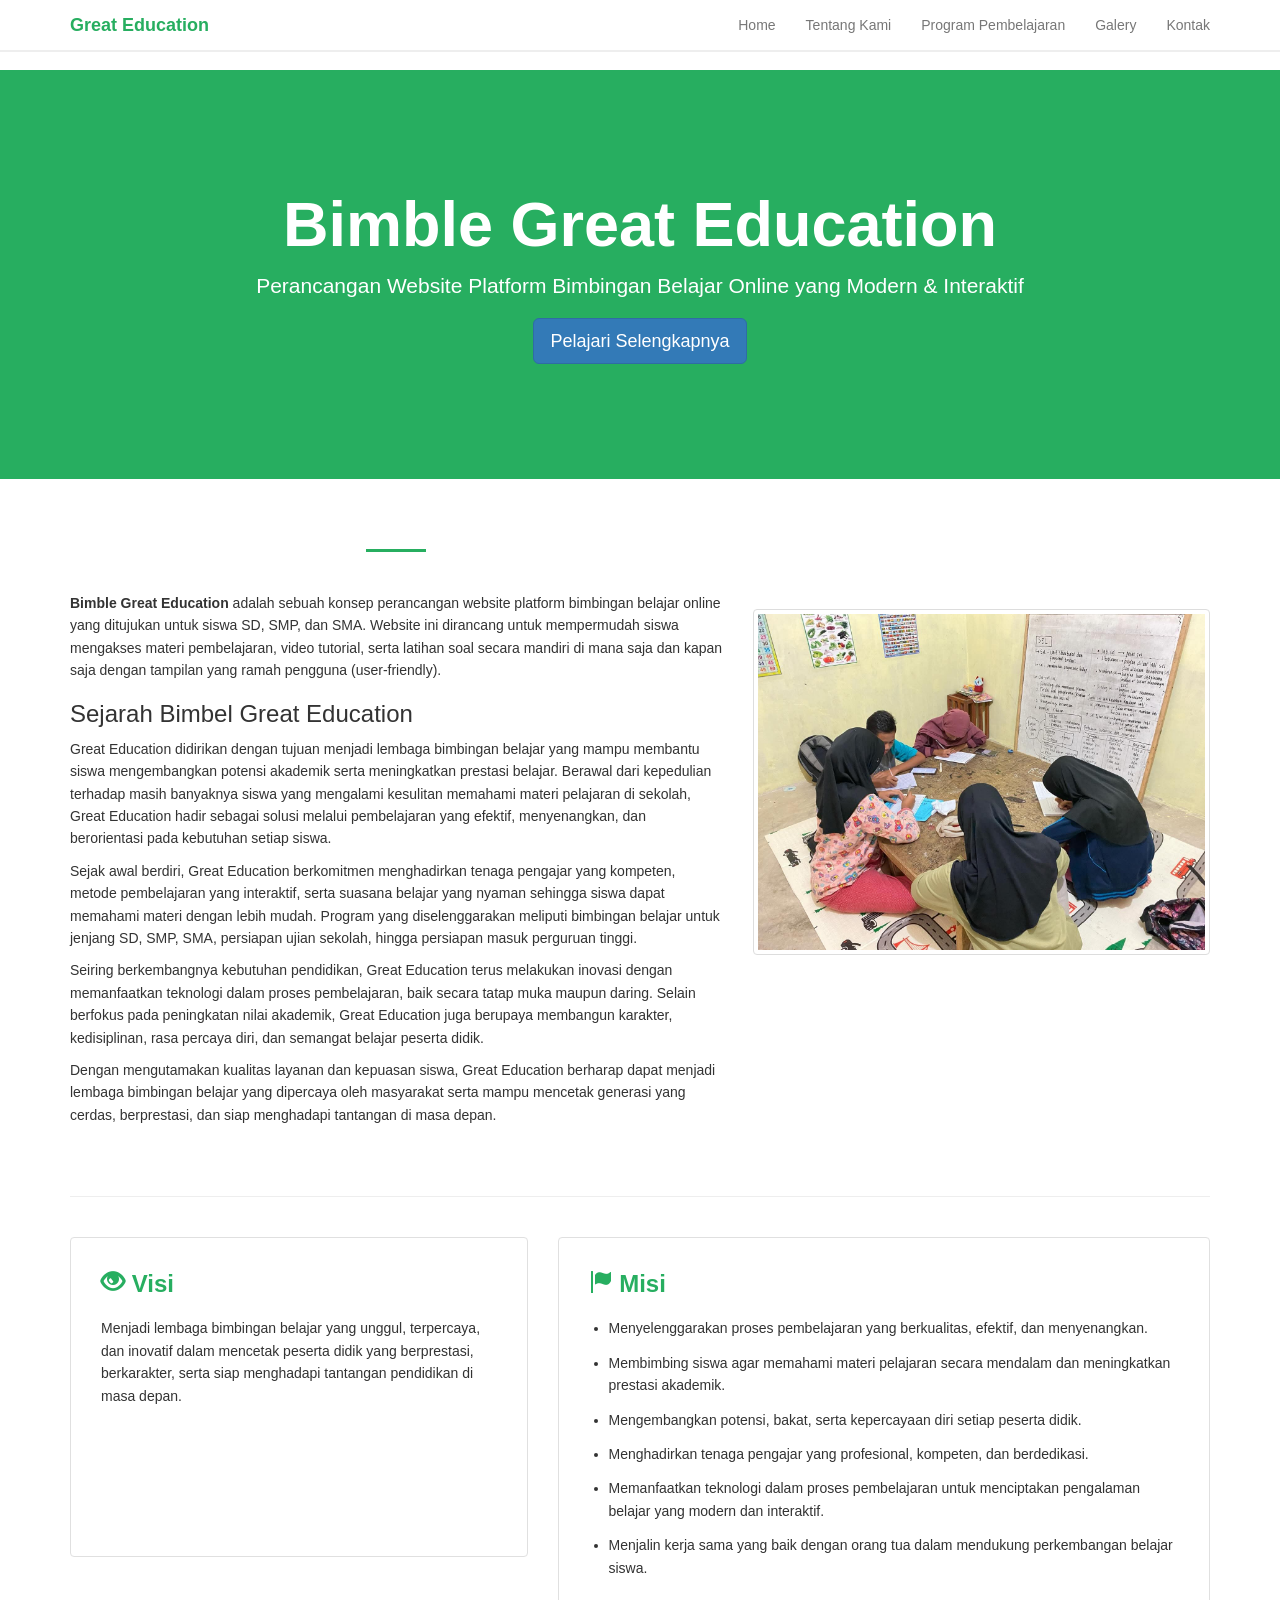
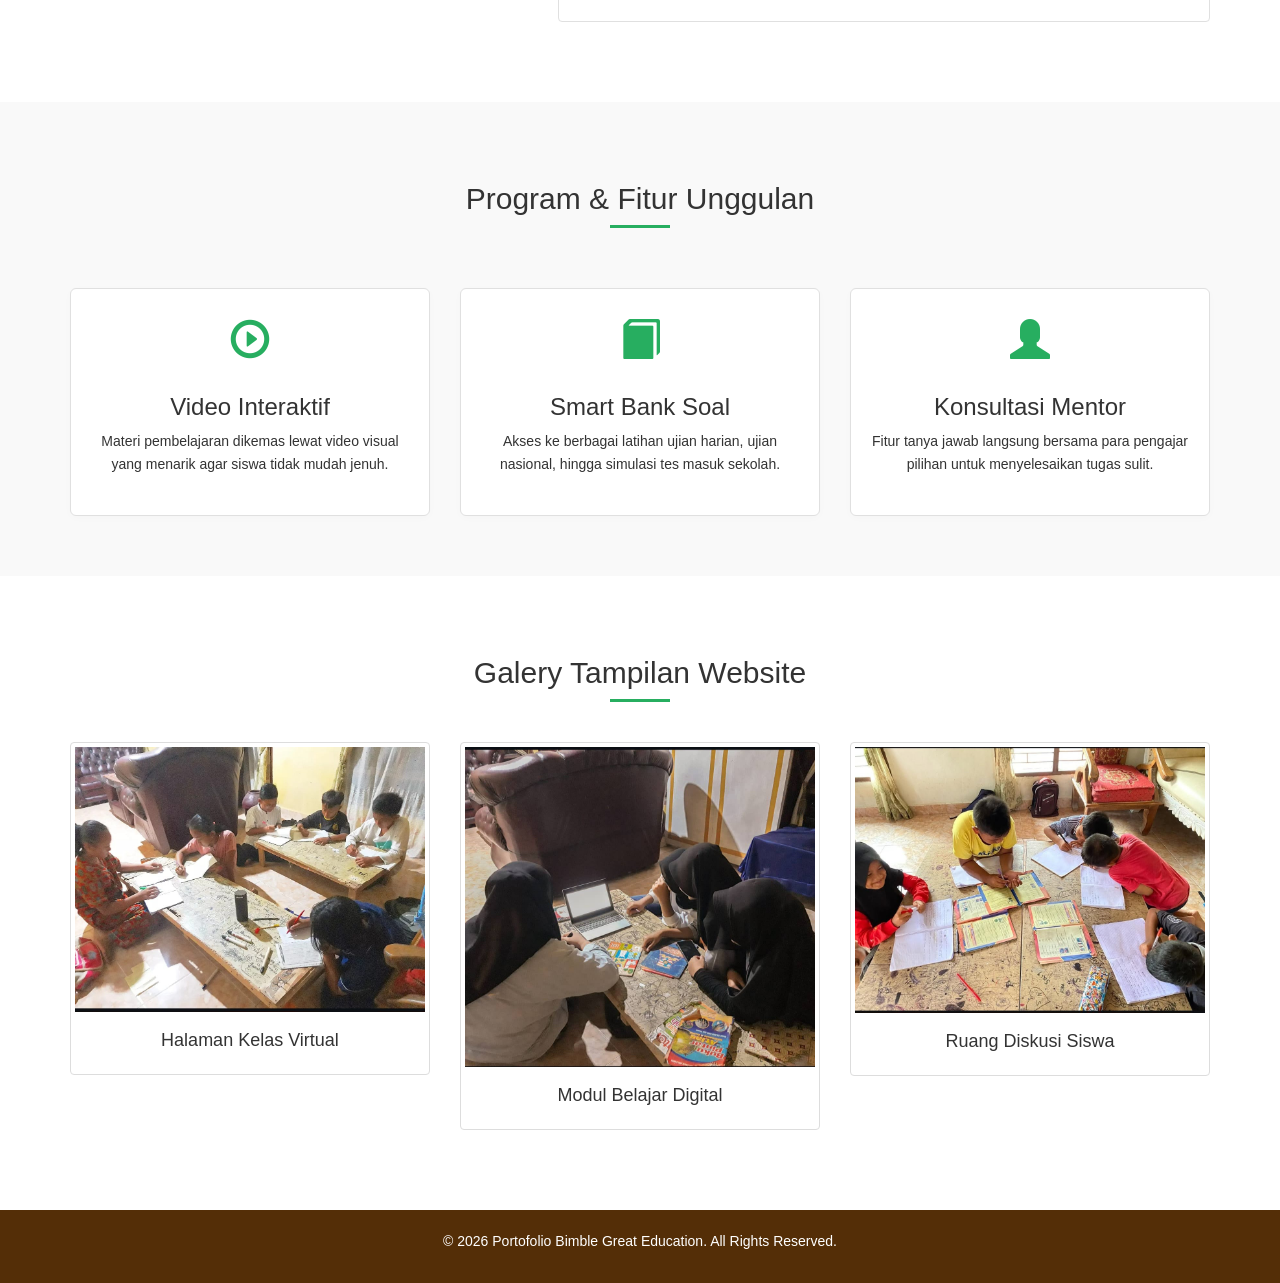
<file: tentang kami.html>
<!DOCTYPE html>
<html lang="id">
<head>
    <meta charset="utf-8">
    <meta http-equiv="X-UA-Compatible" content="IE=edge">
    <meta name="viewport" content="width=device-width, initial-scale=1">
    <title>Portofolio - Bimble Great Education</title>
    
    <link rel="stylesheet" href="https://maxcdn.bootstrapcdn.com/bootstrap/3.3.7/css/bootstrap.min.css">
    <link rel="stylesheet" href="css/style.css">
</head>
<body>
    
    <nav class="navbar navbar-default navbar-fixed-top">
        <div class="container">
            <div class="navbar-header">
                <button type="button" class="navbar-toggle collapsed" data-toggle="collapse" data-target="#menu-navigasi">
                    <span class="icon-bar"></span>
                    <span class="icon-bar"></span>
                    <span class="icon-bar"></span>
                </button>
                <a class="navbar-brand" href="#">Great Education</a>
            </div>

            <div class="collapse navbar-collapse" id="menu-navigasi">
                <ul class="nav navbar-nav navbar-right">
                    <li><a href="index.html">Home</a></li>
                    <li><a href="tentang kami.html">Tentang Kami</a></li>
                    <li><a href="program pembelajaran.html">Program Pembelajaran</a></li>
                    <li><a href="galeri.html">Galery</a></li>
                    <li><a href="kontak.html">Kontak</a></li>
                </ul>
            </div>
        </div>
    </nav>

    
    <div id="home" class="jumbotron text-center">
        <div class="container">
            <h1>Bimble Great Education</h1>
            <p>Perancangan Website Platform Bimbingan Belajar Online yang Modern & Interaktif</p>
            <p><a class="btn btn-primary btn-lg" href="pelajari selanjutnya.html" role="button">Pelajari Selengkapnya</a></p>
        </div>
    </div>

   
    <div id="tentang-kami" class="section-padding">
        <div class="container">
            
            
            <div class="row">
                <div class="col-md-7">
                    
                    <hr class="garis-pembatas">
                    <p><strong>Bimble Great Education</strong> adalah sebuah konsep perancangan website platform bimbingan belajar online yang ditujukan untuk siswa SD, SMP, dan SMA. Website ini dirancang untuk mempermudah siswa mengakses materi pembelajaran, video tutorial, serta latihan soal secara mandiri di mana saja dan kapan saja dengan tampilan yang ramah pengguna (user-friendly).</p>
                    
                    <h3>Sejarah Bimbel Great Education</h3>
                    <p>Great Education didirikan dengan tujuan menjadi lembaga bimbingan belajar yang mampu membantu siswa mengembangkan potensi akademik serta meningkatkan prestasi belajar. Berawal dari kepedulian terhadap masih banyaknya siswa yang mengalami kesulitan memahami materi pelajaran di sekolah, Great Education hadir sebagai solusi melalui pembelajaran yang efektif, menyenangkan, dan berorientasi pada kebutuhan setiap siswa.</p>
                    
                    <p>Sejak awal berdiri, Great Education berkomitmen menghadirkan tenaga pengajar yang kompeten, metode pembelajaran yang interaktif, serta suasana belajar yang nyaman sehingga siswa dapat memahami materi dengan lebih mudah. Program yang diselenggarakan meliputi bimbingan belajar untuk jenjang SD, SMP, SMA, persiapan ujian sekolah, hingga persiapan masuk perguruan tinggi.</p>
                    
                    <p>Seiring berkembangnya kebutuhan pendidikan, Great Education terus melakukan inovasi dengan memanfaatkan teknologi dalam proses pembelajaran, baik secara tatap muka maupun daring. Selain berfokus pada peningkatan nilai akademik, Great Education juga berupaya membangun karakter, kedisiplinan, rasa percaya diri, dan semangat belajar peserta didik.</p>
                    
                    <p>Dengan mengutamakan kualitas layanan dan kepuasan siswa, Great Education berharap dapat menjadi lembaga bimbingan belajar yang dipercaya oleh masyarakat serta mampu mencetak generasi yang cerdas, berprestasi, dan siap menghadapi tantangan di masa depan.</p>
                </div>
                <div class="col-md-5">
                
                    <img src="gambar/gambar belajar1.jpg" alt="Mockup Tampilan" class="img-responsive img-thumbnail foto-tentang">
                </div>
            </div>

        
            <div class="row" style="margin-top: 40px;">
                <div class="col-md-12">
                    <hr>
                </div>
            </div>

            
            <div class="row" style="margin-top: 20px;">
                <!-- Kotak Visi -->
                <div class="col-md-5">
                    <div class="visi-misi-box">
                        <h3><span class="glyphicon glyphicon-eye-open"></span> Visi</h3>
                        <p>Menjadi lembaga bimbingan belajar yang unggul, terpercaya, dan inovatif dalam mencetak peserta didik yang berprestasi, berkarakter, serta siap menghadapi tantangan pendidikan di masa depan.</p>
                    </div>
                </div>
                
    
                <div class="col-md-7">
                    <div class="visi-misi-box">
                        <h3><span class="glyphicon glyphicon-flag"></span> Misi</h3>
                        <ul class="misi-list">
                            <li>Menyelenggarakan proses pembelajaran yang berkualitas, efektif, dan menyenangkan.</li>
                            <li>Membimbing siswa agar memahami materi pelajaran secara mendalam dan meningkatkan prestasi akademik.</li>
                            <li>Mengembangkan potensi, bakat, serta kepercayaan diri setiap peserta didik.</li>
                            <li>Menghadirkan tenaga pengajar yang profesional, kompeten, dan berdedikasi.</li>
                            <li>Memanfaatkan teknologi dalam proses pembelajaran untuk menciptakan pengalaman belajar yang modern dan interaktif.</li>
                            <li>Menjalin kerja sama yang baik dengan orang tua dalam mendukung perkembangan belajar siswa.</li>
                        </ul>
                    </div>
                </div>
            </div>

        </div>
    </div>


    <div id="program" class="section-padding bg-light">
        <div class="container">
            <h2 class="text-center">Program & Fitur Unggulan</h2>
            <hr class="garis-pembatas" style="margin: 0 auto 40px auto;">
            
            <div class="row">
                <div class="col-md-4 text-center">
                    <div class="fitur-box">
                        <span class="glyphicon glyphicon-play-circle" aria-hidden="true"></span>
                        <h3>Video Interaktif</h3>
                        <p>Materi pembelajaran dikemas lewat video visual yang menarik agar siswa tidak mudah jenuh.</p>
                    </div>
                </div>
                <div class="col-md-4 text-center">
                    <div class="fitur-box">
                        <span class="glyphicon glyphicon-book" aria-hidden="true"></span>
                        <h3>Smart Bank Soal</h3>
                        <p>Akses ke berbagai latihan ujian harian, ujian nasional, hingga simulasi tes masuk sekolah.</p>
                    </div>
                </div>
                <div class="col-md-4 text-center">
                    <div class="fitur-box">
                        <span class="glyphicon glyphicon-user" aria-hidden="true"></span>
                        <h3>Konsultasi Mentor</h3>
                        <p>Fitur tanya jawab langsung bersama para pengajar pilihan untuk menyelesaikan tugas sulit.</p>
                    </div>
                </div>
            </div>
        </div>
    </div>

    
    <div id="galery" class="section-padding">
        <div class="container text-center">
            <h2>Galery Tampilan Website</h2>
            <hr class="garis-pembatas" style="margin: 0 auto 40px auto;">
            
            <div class="row">
                <div class="col-md-4">
                    <div class="thumbnail">
                        <img src="gambar/belajar1.jpg" class="img-responsive" alt="Halaman Kelas">
                        <div class="caption"><h4>Halaman Kelas Virtual</h4></div>
                    </div>
                </div>
                <div class="col-md-4">
                    <div class="thumbnail">
                        <img src="gambar/belajar smp.jpg" class="img-responsive" alt="Modul Belajar">
                        <div class="caption"><h4>Modul Belajar Digital</h4></div>
                    </div>
                </div>
                <div class="col-md-4">
                    <div class="thumbnail">
                        <img src="gambar/belajar anak sd.jpg" class="img-responsive" alt="Ruang Diskusi">
                        <div class="caption"><h4>Ruang Diskusi Siswa</h4></div>
                    </div>
                </div>
            </div>
        </div>
    </div>
 

    
    <footer class="text-center">
        <div class="container">
            <p>&copy; 2026 Portofolio Bimble Great Education. All Rights Reserved.</p>
        </div>
    </footer>

    
    <script src="https://ajax.googleapis.com/ajax/libs/jquery/1.12.4/jquery.min.js"></script>
    <script src="https://maxcdn.bootstrapcdn.com/bootstrap/3.3.7/js/bootstrap.min.js"></script>
</body>
</html>
</file>
<file: css/style.css>
body {
    padding-top: 70px; /* Jarak aman agar konten tidak tertutup fixed navbar */
    font-family: 'Segoe UI', Arial, sans-serif;
    color: #333333;
    line-height: 1.6;
    background-color: #ffffff;
}

.section-padding {
    padding: 60px 0;
}

.bg-light {
    background-color: #f9f9f9; /* Background abu-abu soft universal */
}

.bayangan-halus {
    box-shadow: 0 4px 15px rgba(0, 0, 0, 0.08);
}

.font-bold {
    font-weight: bold;
    letter-spacing: 0.5px;
}

 
.garis-pembatas {
    width: 60px;
    border-top: 3px solid #27ae60;
    margin: 10px auto 40px auto;
}

.garis-hijau {
    width: 80px;
    border-top: 3px solid #27ae60;
    margin-top: 10px;
    margin-bottom: 30px;
}

.garis-hijau-kiri {
    width: 60px;
    border-top: 3px solid #27ae60;
    margin: 15px auto 25px 0;
}


 
.navbar-default {
    background-color: #ffffff;
    border-bottom: 2px solid #eeeeee;
}

.navbar-default .navbar-brand {
    color: #27ae60;
    font-weight: bold;
}

.jumbotron {
    background-color: #27ae60;
    color: #ffffff;
    padding: 100px 0;
    margin-bottom: 0;
}

.jumbotron h1 {
    font-weight: bold;
}


 
.fitur-box {
    background: #ffffff;
    padding: 30px 20px;
    border: 1px solid #e0e0e0;
    border-radius: 6px;
    margin-top: 20px;
    box-shadow: 0 2px 8px rgba(0,0,0,0.02);
    transition: all 0.3s ease;
}

.fitur-box:hover {
    transform: translateY(-5px);
    box-shadow: 0 5px 15px rgba(0,0,0,0.08);
}

.fitur-box .glyphicon {
    font-size: 40px;
    color: #27ae60;
    margin-bottom: 15px;
}

 
.visi-misi-box {
    background-color: #ffffff;
    padding: 30px;
    border: 1px solid #e0e0e0;
    border-radius: 4px;
    margin-bottom: 20px;
    min-height: 320px;
}

.visi-misi-box h3 {
    color: #27ae60;
    margin-top: 0;
    margin-bottom: 20px;
    font-weight: bold;
}

.visi-misi-box ul.misi-list {
    padding-left: 20px;
}

.visi-misi-box ul.misi-list li {
    margin-bottom: 12px;
    font-size: 14px;
}
 
.warga-box {
    background: #ffffff;
    padding: 20px;
    margin-top: 20px;
    border-radius: 6px;
    border: 1px solid #eee;
}

.warga-box img {
    width: 120px;
    height: 120px;
    margin: 0 auto 15px auto; 
    border: 3px solid #27ae60;
    border-radius: 50%;
    object-fit: cover;
}

.warga-box h3 {
    font-size: 18px;
    font-weight: bold;
    margin-bottom: 5px;
}

.warga-box .jabatan {
    color: #27ae60;
    font-weight: 600;
    font-size: 14px;
    margin-bottom: 15px;
}

.warga-box .deskripsi-warga {
    font-size: 13px;
    color: #666666;
}


  
.pendaftaran-container {
    padding-top: 40px;
    padding-bottom: 60px;
}

.form-pendaftaran-box {
    border-radius: 8px;
    border: 1px solid #e0e0e0;
    box-shadow: 0 4px 20px rgba(0, 0, 0, 0.08) !important;
    padding: 20px;
}

.form-header h2 {
    color: #333333;
    letter-spacing: 1px;
}

.form-pendaftaran-box .form-control {
    height: 42px;
    border-radius: 0 4px 4px 0;
    border: 1px solid #cccccc;
}

.form-pendaftaran-box select.form-control {
    height: 42px;
}

.form-pendaftaran-box .input-group-addon {
    background-color: #f8f9fa;
    border: 1px solid #cccccc;
    color: #27ae60;
    min-width: 45px;
}

 
.well {
    background: #ffffff !important;
    border: 1px solid #e0e0e0;
    padding: 30px;
    border-radius: 6px;
    box-shadow: none;
}

.well h3 {
    margin-top: 0;
    margin-bottom: 20px;
    font-weight: bold;
}
 
.btn-success.btn-block, .tombol-daftar {
    font-weight: bold;
    padding: 12px;
    background-color: #27ae60 !important;
    border-color: #27ae60 !important;
    font-size: 15px;
    border-radius: 4px;
    transition: all 0.2s ease;
}

.btn-success.btn-block:hover, .tombol-daftar:hover {
    background-color: #219653 !important;
    border-color: #219653 !important;
    transform: translateY(-2px);
}

 
.col-md-6 h3 {
    margin-top: 0;
    font-weight: bold;
}

.col-md-6 p {
    margin-bottom: 15px;
}

.col-md-6 .glyphicon {
    color: #27ae60;
    font-size: 18px;
    margin-right: 10px;
    float: left;
    margin-top: 3px;
}

 
.metode-panel-label {
    display: block;
    cursor: pointer;
    width: 100%;
}

.hidden-radio {
    position: absolute;
    opacity: 0;
    width: 0;
    height: 0;
}

.metode-card {
    border: 2px solid #e0e0e0;
    border-radius: 6px;
    transition: all 0.2s ease;
}

.metode-card:hover {
    border-color: #27ae60;
}

.icon-metode {
    font-size: 30px;
    color: #999999;
    margin-bottom: 10px;
    transition: color 0.2s ease;
}

.hidden-radio:checked + .metode-card {
    border-color: #27ae60;
    background-color: #f4fbf7;
}

.hidden-radio:checked + .metode-card .icon-metode {
    color: #27ae60;
}

.faq-title {
    color: #8b0000; /* Maroon sesuai gambar referensi sebelumnya */
    font-size: 28px;
    margin-bottom: 40px;
}

.faq-item {
    background: #ffffff;
    border: 1px solid #e0e0e0;
    border-radius: 6px;
    margin-bottom: 15px;
    overflow: hidden;
}

.faq-question {
    padding: 18px 20px;
    font-size: 15px;
    font-weight: 500;
    color: #333333;
    cursor: pointer;
    user-select: none;
    transition: background-color 0.2s ease;
}

.faq-question:hover {
    background-color: #f9f9f9;
}

.faq-question .glyphicon {
    color: #777777;
    font-size: 12px;
    margin-top: 4px;
}

.faq-answer {
    background-color: #fafafa;
    border-top: 1px solid #f0f0f0;
}

.faq-answer p {
    padding: 15px 20px;
    margin: 0;
    color: #666666;
    font-size: 14px;
    line-height: 1.6;
}


 
.judul-tentang {
    font-weight: bold;
    line-height: 1.3;
    margin-top: 10px;
}

.gambar-profil-box {
    margin-top: 20px;
}

.foto-tentang {
    margin-top: 70px;
}

.stat-item {
    padding: 20px 10px;
}

.angka-stat {
    font-size: 45px;
    font-weight: bold;
    color: #6ae89f;
    margin-top: 0;
    margin-bottom: 5px;
}

.visi-box, .misi-box {
    padding: 20px 10px;
}

.visi-box h3, .misi-box h3 {
    color: #333333;
    margin-bottom: 20px;
}

.visi-box h3 .glyphicon, .misi-box h3 .glyphicon {
    color: #27ae60;
    margin-right: 10px;
}

.visi-box p, .list-misi {
    font-size: 15px;
    line-height: 1.7;
    color: #555555;
}

.list-misi {
    padding-left: 20px;
}

.list-misi li {
    margin-bottom: 12px;
}



footer {
    background-color: #542e07; /* Charcoal abu gelap metalik */
    color: #ffffff;
    padding: 20px 0;
    font-size: 14px;
}

@media (max-width: 991px) {
    .col-md-6[style*="padding-left"] {
        padding-left: 15px !important;
        margin-top: 30px;
    }
}
</file>
